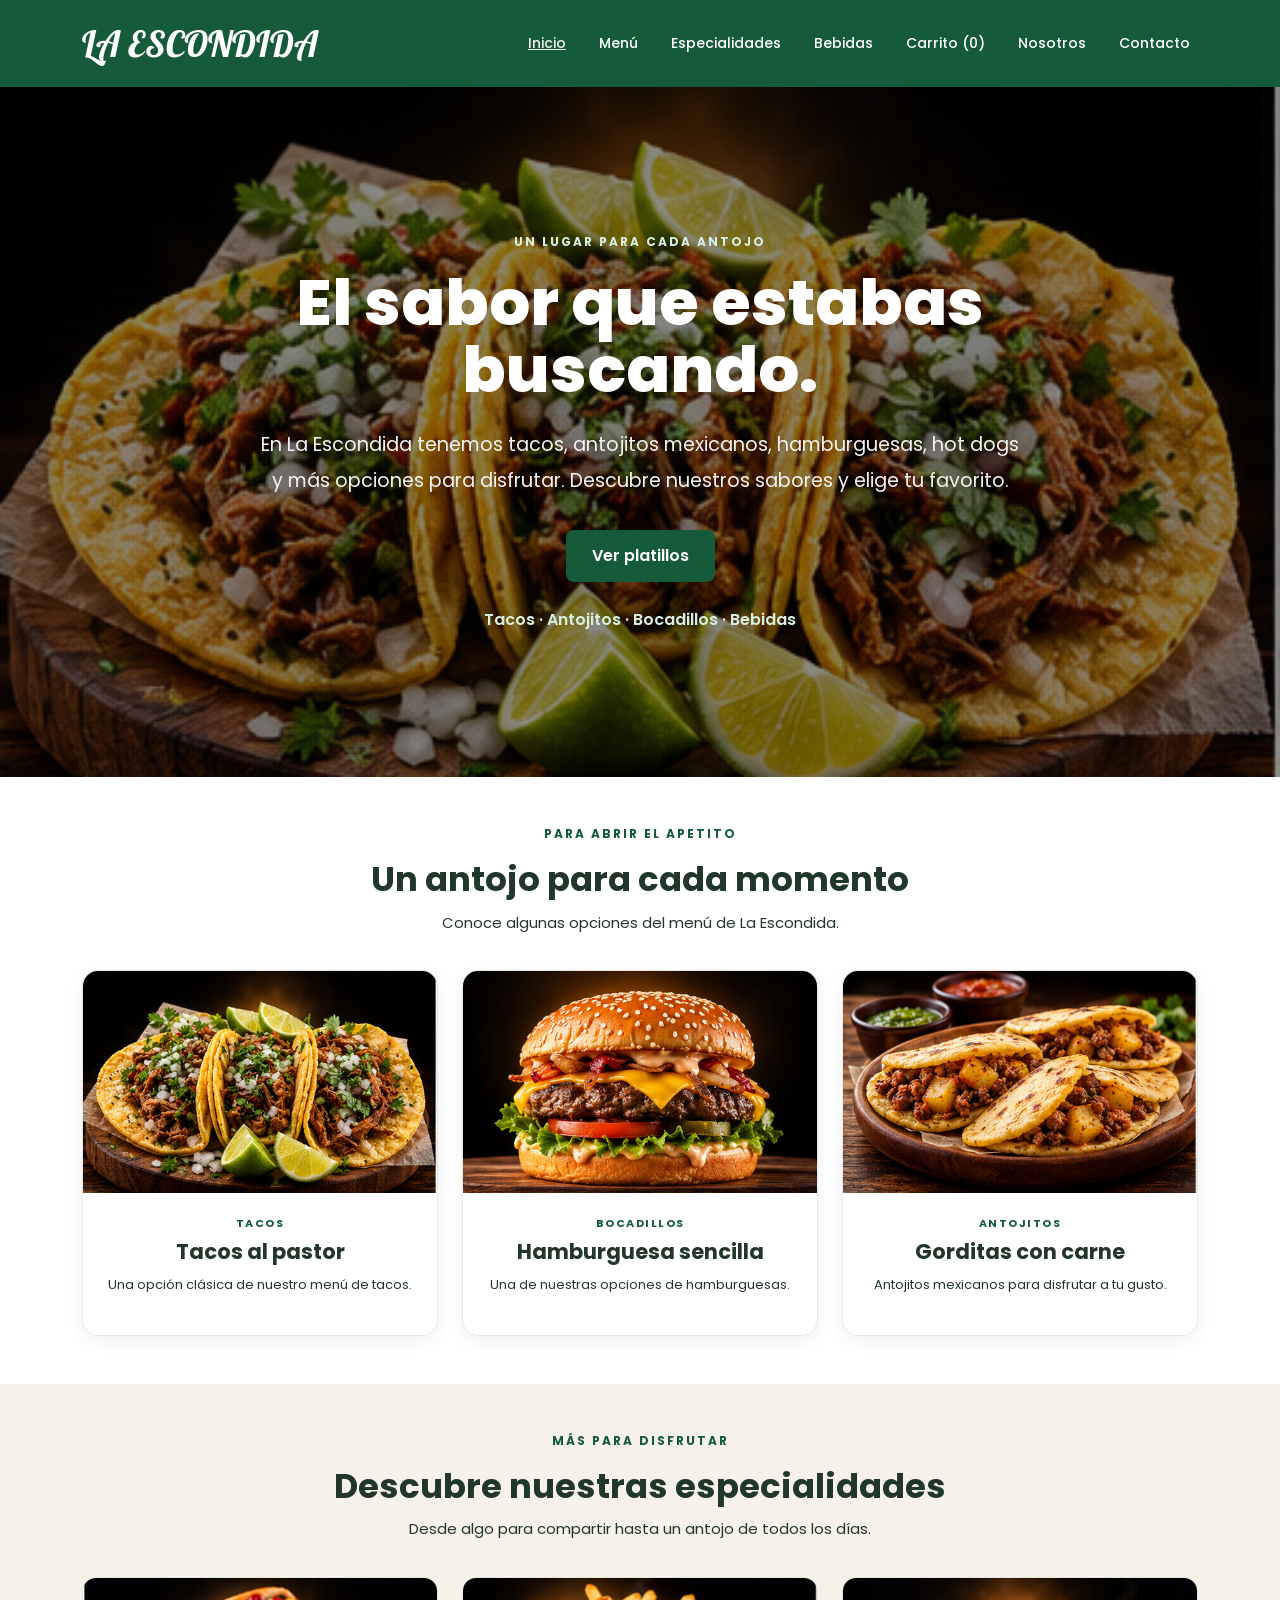
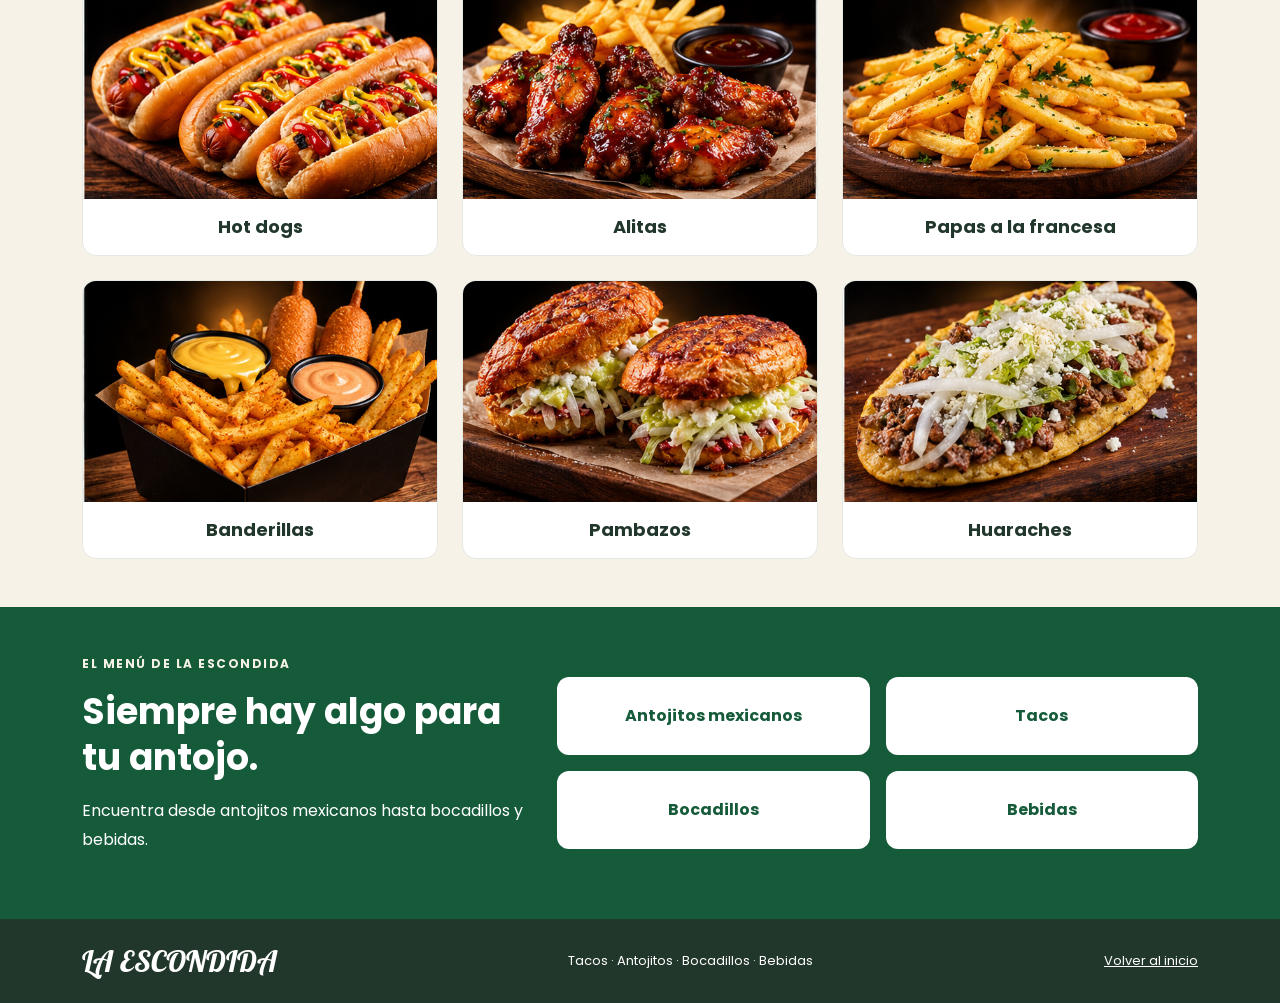
<file: index.html>
<!DOCTYPE html>
<html lang="es">
<head>
    <meta charset="UTF-8">
    <meta name="viewport" content="width=device-width, initial-scale=1.0">
    <meta name="description" content="La Escondida: tacos, antojitos mexicanos, bocadillos y bebidas para disfrutar.">
    <title>La Escondida | Inicio</title>

    <link rel="stylesheet" href="vendor/bootstrap/bootstrap.min.css">


    <link href="https://fonts.googleapis.com/css2?family=Lobster&family=Poppins:wght@400;500;600;700;800&display=swap" rel="stylesheet">

    <link rel="stylesheet" href="style.css">
</head>
<body>

    <header id="inicio" class="sticky-top">
        <nav class="navbar navbar-expand-lg barra">
            <div class="container">
                <a class="navbar-brand marca" href="index.html">LA ESCONDIDA</a>
                <a class="carrito-movil d-lg-none" href="carrito.html">
                    Carrito (<span class="contador-carrito">0</span>)
                </a>

                <button class="navbar-toggler" type="button" data-bs-toggle="collapse"
                    data-bs-target="#menuNavegacion" aria-controls="menuNavegacion"
                    aria-expanded="false" aria-label="Abrir menú de navegación">
                    <span class="navbar-toggler-icon"></span>
                </button>

                <div class="collapse navbar-collapse" id="menuNavegacion">
                    <ul class="navbar-nav ms-auto align-items-lg-center">
                        <li class="nav-item"><a class="nav-link activo" href="index.html" aria-current="page">Inicio</a></li>
                        <li class="nav-item"><a class="nav-link" href="menu.html">Menú</a></li>
                        <li class="nav-item"><a class="nav-link" href="#variedad">Especialidades</a></li>
                        <li class="nav-item"><a class="nav-link" href="menu.html#bebidas">Bebidas</a></li>
                        <li class="nav-item"><a class="nav-link" href="carrito.html">Carrito (<span class="contador-carrito">0</span>)</a></li>
                        <li class="nav-item"><a class="nav-link" href="nosotros.html">Nosotros</a></li>
                        <li class="nav-item"><a class="nav-link" href="contacto.html">Contacto</a></li>
                    </ul>
                </div>
            </div>
        </nav>
    </header>

    <main>
        <section class="hero-inicio">
            <div class="hero-capa"></div>

                 <div class="container hero-contenido">
                    <div class="hero-texto text-center">

                         <p class="etiqueta">
                         UN LUGAR PARA CADA ANTOJO
                        </p>

                        <h1>
                        El sabor que estabas
                        buscando.
                        </h1>

                        <p class="hero-descripcion">
                            En La Escondida tenemos tacos, antojitos mexicanos,
                            hamburguesas, hot dogs y más opciones para disfrutar.
                            Descubre nuestros sabores y elige tu favorito.
                        </p>

                        <div class="hero-botones">
                            <a class="btn boton-verde" href="menu.html">
                            Ver platillos
                            </a>
                        </div>

                            <p class="hero-categorias">
                            Tacos · Antojitos · Bocadillos · Bebidas
                             </p>

                    </div>
                </div>
        </section>

        <section class="seccion-blanca py-5" id="platillos">
            <div class="container">
                <div class="text-center encabezado-seccion">
                    <p class="etiqueta">PARA ABRIR EL APETITO</p>
                    <h2>Un antojo para cada momento</h2>
                    <p>Conoce algunas opciones del menú de La Escondida.</p>
                </div>
                <div class="row g-4">
                    <article class="col-md-6 col-lg-4">
                        <div class="tarjeta-comida">
                            <img src="imagenes/01_tacos.jpg"
                                alt="Fotografía ilustrativa de tacos con carne sobre madera"
                                class="img-fluid foto-comida" loading="lazy" width="506" height="335">
                            <div class="informacion-comida">
                                <p class="categoria-comida">TACOS</p>
                                <h3>Tacos al pastor</h3>
                                <p class="detalle-comida">Una opción clásica de nuestro menú de tacos.</p>
                            </div>
                        </div>
                    </article>
                    <article class="col-md-6 col-lg-4">
                        <div class="tarjeta-comida">
                            <img src="imagenes/02_hamburguesa.jpg"
                                alt="Hamburguesa con queso y vegetales sobre una tabla de madera"
                                class="img-fluid foto-comida" loading="lazy" width="506" height="335">
                            <div class="informacion-comida">
                                <p class="categoria-comida">BOCADILLOS</p>
                                <h3>Hamburguesa sencilla</h3>
                                <p class="detalle-comida">Una de nuestras opciones de hamburguesas.</p>
                            </div>
                        </div>
                    </article>
                    <article class="col-md-6 col-lg-4">
                        <div class="tarjeta-comida">
                            <img src="imagenes/07_gorditas.jpg"
                                alt="Gorditas rellenas sobre un plato de madera con fondo oscuro"
                                class="img-fluid foto-comida" loading="lazy" width="506" height="335">
                            <div class="informacion-comida">
                                <p class="categoria-comida">ANTOJITOS</p>
                                <h3>Gorditas con carne</h3>
                                <p class="detalle-comida">Antojitos mexicanos para disfrutar a tu gusto.</p>
                            </div>
                        </div>
                    </article>
                </div>
            </div>
        </section>

        <section class="seccion-crema py-5" id="variedad">
            <div class="container">
                <div class="encabezado-seccion text-center">
                    <p class="etiqueta">MÁS PARA DISFRUTAR</p>
                    <h2>Descubre nuestras especialidades</h2>
                    <p>Desde algo para compartir hasta un antojo de todos los días.</p>
                </div>
                <div class="row g-4">
                    <article class="col-sm-6 col-lg-4">
                        <div class="tarjeta-pequena">
                            <img src="imagenes/03_hot_dogs.jpg" alt="Hot dogs con salsas sobre madera" class="foto-pequena img-fluid" loading="lazy" width="506" height="335">
                            <h3>Hot dogs</h3>
                        </div>
                    </article>
                    <article class="col-sm-6 col-lg-4">
                        <div class="tarjeta-pequena">
                            <img src="imagenes/04_alitas.jpg" alt="Alitas bañadas en salsa junto a papas" class="foto-pequena img-fluid" loading="lazy" width="506" height="336">
                            <h3>Alitas</h3>
                        </div>
                    </article>
                    <article class="col-sm-6 col-lg-4">
                        <div class="tarjeta-pequena">
                            <img src="imagenes/05_papas_francesas.jpg" alt="Papas a la francesa sobre una tabla de madera" class="foto-pequena img-fluid" loading="lazy" width="506" height="336">
                            <h3>Papas a la francesa</h3>
                        </div>
                    </article>
                    <article class="col-sm-6 col-lg-4">
                        <div class="tarjeta-pequena">
                            <img src="imagenes/06_banderillas.jpg" alt="Banderillas acompañadas de papas y aderezos" class="foto-pequena img-fluid" loading="lazy" width="506" height="336">
                            <h3>Banderillas</h3>
                        </div>
                    </article>
                    <article class="col-sm-6 col-lg-4">
                        <div class="tarjeta-pequena">
                            <img src="imagenes/08_pambazos.jpg" alt="Pambazos rellenos sobre tabla de madera" class="foto-pequena img-fluid" loading="lazy" width="506" height="335">
                            <h3>Pambazos</h3>
                        </div>
                    </article>
                    <article class="col-sm-6 col-lg-4">
                        <div class="tarjeta-pequena">
                            <img src="imagenes/09_huarache.jpg" alt="Huarache con carne, queso y vegetales" class="foto-pequena img-fluid" loading="lazy" width="506" height="335">
                            <h3>Huaraches</h3>
                        </div>
                    </article>
                </div>
            </div>
        </section>

        <section class="seccion-verde py-5" id="categorias">
            <div class="container">
                <div class="row align-items-center g-4">
                    <div class="col-lg-5">
                        <p class="etiqueta-clara">EL MENÚ DE LA ESCONDIDA</p>
                        <h2>Siempre hay algo para tu antojo.</h2>
                        <p>Encuentra desde antojitos mexicanos hasta bocadillos y bebidas.</p>
                    </div>
                    <div class="col-lg-7">
                        <div class="row g-3">
                            <div class="col-sm-6"><a class="cuadro-categoria" href="menu.html#antojitos">Antojitos mexicanos</a></div>
                            <div class="col-sm-6"><a class="cuadro-categoria" href="menu.html#tacos">Tacos</a></div>
                            <div class="col-sm-6"><a class="cuadro-categoria" href="menu.html#bocadillos">Bocadillos</a></div>
                            <div class="col-sm-6"><a class="cuadro-categoria" href="menu.html#bebidas">Bebidas</a></div>
                        </div>
                    </div>
                </div>
            </div>
        </section>
    </main>

    <footer class="pie-pagina py-4">
        <div class="container d-flex flex-column flex-md-row justify-content-between align-items-center gap-2">
            <p class="m-0 nombre-footer">LA ESCONDIDA</p>
            <p class="m-0">Tacos · Antojitos · Bocadillos · Bebidas</p>
            <a href="#inicio">Volver al inicio</a>
        </div>
    </footer>

    <script src="vendor/bootstrap/bootstrap.bundle.min.js"></script>
    <script src="function.js"></script>
</body>
</html>
</file>
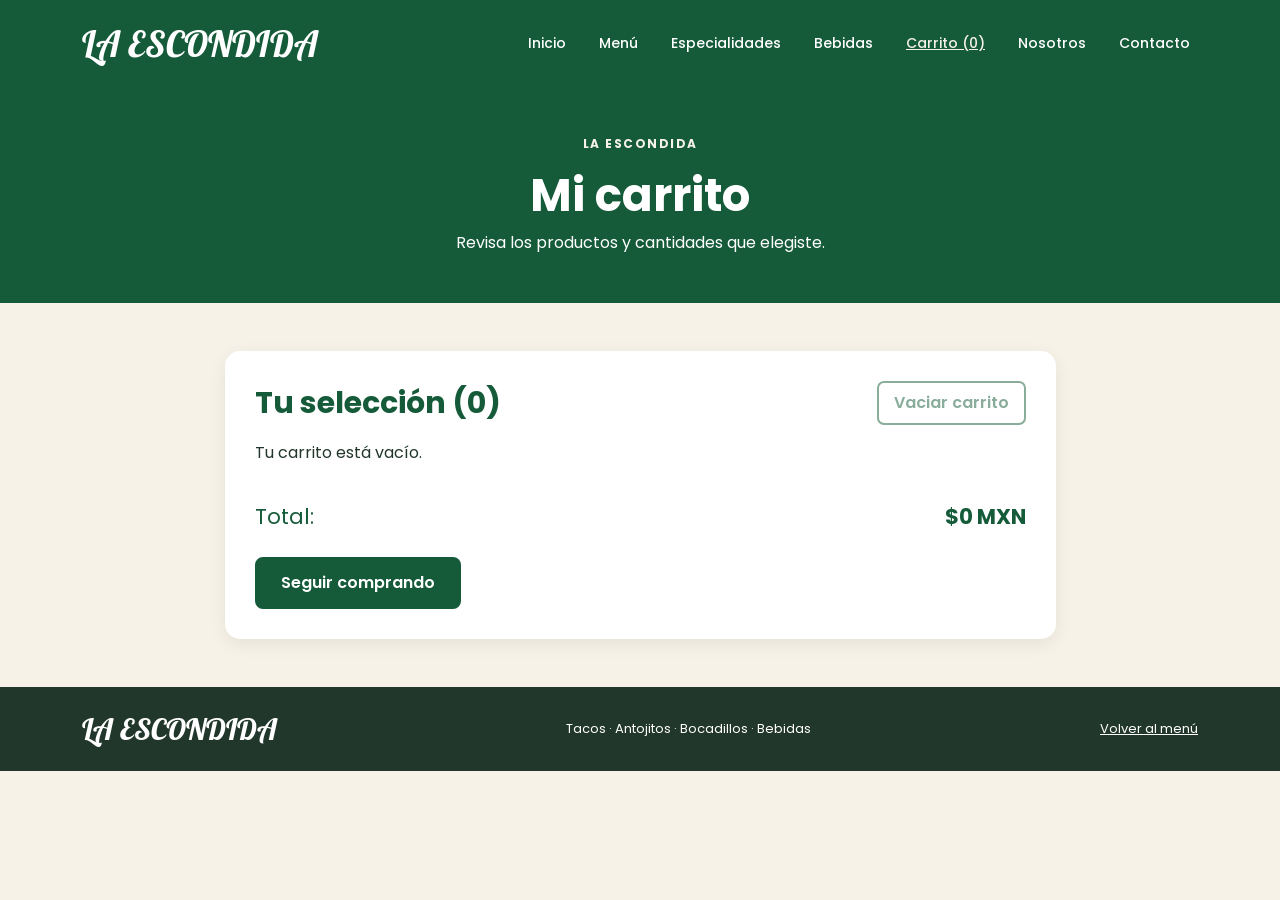
<file: carrito.html>
<!DOCTYPE html>
<html lang="es">
<head>
    <meta charset="UTF-8">
    <meta name="viewport" content="width=device-width, initial-scale=1.0">
    <meta name="description" content="Revisa y ajusta tu carrito de compras de La Escondida.">
    <title>La Escondida | Mi carrito</title>

    <link rel="stylesheet" href="vendor/bootstrap/bootstrap.min.css">
    <link href="https://fonts.googleapis.com/css2?family=Lobster&family=Poppins:wght@400;500;600;700;800&display=swap" rel="stylesheet">
    <link rel="stylesheet" href="style.css">
</head>
<body>
    <header class="sticky-top">
        <nav class="navbar navbar-expand-lg barra">
            <div class="container">
                <a class="navbar-brand marca" href="index.html">LA ESCONDIDA</a>
                
                <a class="carrito-movil d-lg-none" href="#carrito">
                    Carrito (<span class="contador-carrito">0</span>)
                </a>

                <button class="navbar-toggler" type="button" data-bs-toggle="collapse"
                    data-bs-target="#menuNavegacion" aria-controls="menuNavegacion"
                    aria-expanded="false" aria-label="Abrir menú de navegación">
                    <span class="navbar-toggler-icon"></span>
                </button>

                <div class="collapse navbar-collapse" id="menuNavegacion">
                    <ul class="navbar-nav ms-auto align-items-lg-center">
                        <li class="nav-item"><a class="nav-link" href="index.html">Inicio</a></li>
                        <li class="nav-item"><a class="nav-link" href="menu.html">Menú</a></li>
                        <li class="nav-item"><a class="nav-link" href="index.html#variedad">Especialidades</a></li>
                        <li class="nav-item"><a class="nav-link" href="menu.html#bebidas">Bebidas</a></li>
                        <li class="nav-item"><a class="nav-link activo" aria-current="page" href="carrito.html">Carrito (<span class="contador-carrito">0</span>)</a></li>
                        <li class="nav-item"><a class="nav-link" href="nosotros.html">Nosotros</a></li>
                        <li class="nav-item"><a class="nav-link" href="contacto.html">Contacto</a></li>
                    </ul>
                </div>
            </div>
        </nav>
    </header>

    <main>
        <section class="encabezado-menu py-5">
            <div class="container text-center">
                <p class="etiqueta-clara">LA ESCONDIDA</p>
                <h1>Mi carrito</h1>
                <p>Revisa los productos y cantidades que elegiste.</p>
            </div>
        </section>

        <section class="seccion-carrito py-5" id="carrito">
            <div class="container">
                <div class="row justify-content-center">
                    <div class="col-lg-9">
                        <div class="caja-carrito">
                            <div class="d-flex flex-wrap justify-content-between align-items-center gap-3 mb-3">
                                <h2>Tu selección (<span id="cantidad-carrito">0</span>)</h2>
                                <button type="button" id="vaciar-carrito" class="btn-vaciar">Vaciar carrito</button>
                            </div>

                            <p id="mensaje-carrito" role="status" aria-live="polite"></p>
                            <div id="lista-carrito"></div>

                            <div class="total-carrito d-flex justify-content-between align-items-center gap-2">
                                <span>Total:</span>
                                <strong id="total-carrito">$0 MXN</strong>
                            </div>

                            <div class="d-flex flex-wrap gap-3 mt-4">
                                <a href="menu.html" class="btn boton-verde">Seguir comprando</a>
                                <a href="pedido.html" class="btn boton-contorno d-none" id="continuar-pedido">Continuar con mi pedido</a>
                            </div>
                        </div>
                    </div>
                </div>
            </div>
        </section>
    </main>

    <footer class="pie-pagina py-4">
        <div class="container d-flex flex-column flex-md-row justify-content-between align-items-center gap-2">
            <p class="m-0 nombre-footer">LA ESCONDIDA</p>
            <p class="m-0">Tacos · Antojitos · Bocadillos · Bebidas</p>
            <a href="menu.html">Volver al menú</a>
        </div>
    </footer>

    <script src="vendor/bootstrap/bootstrap.bundle.min.js"></script>
    <script src="function.js"></script>
</body>
</html>
</file>
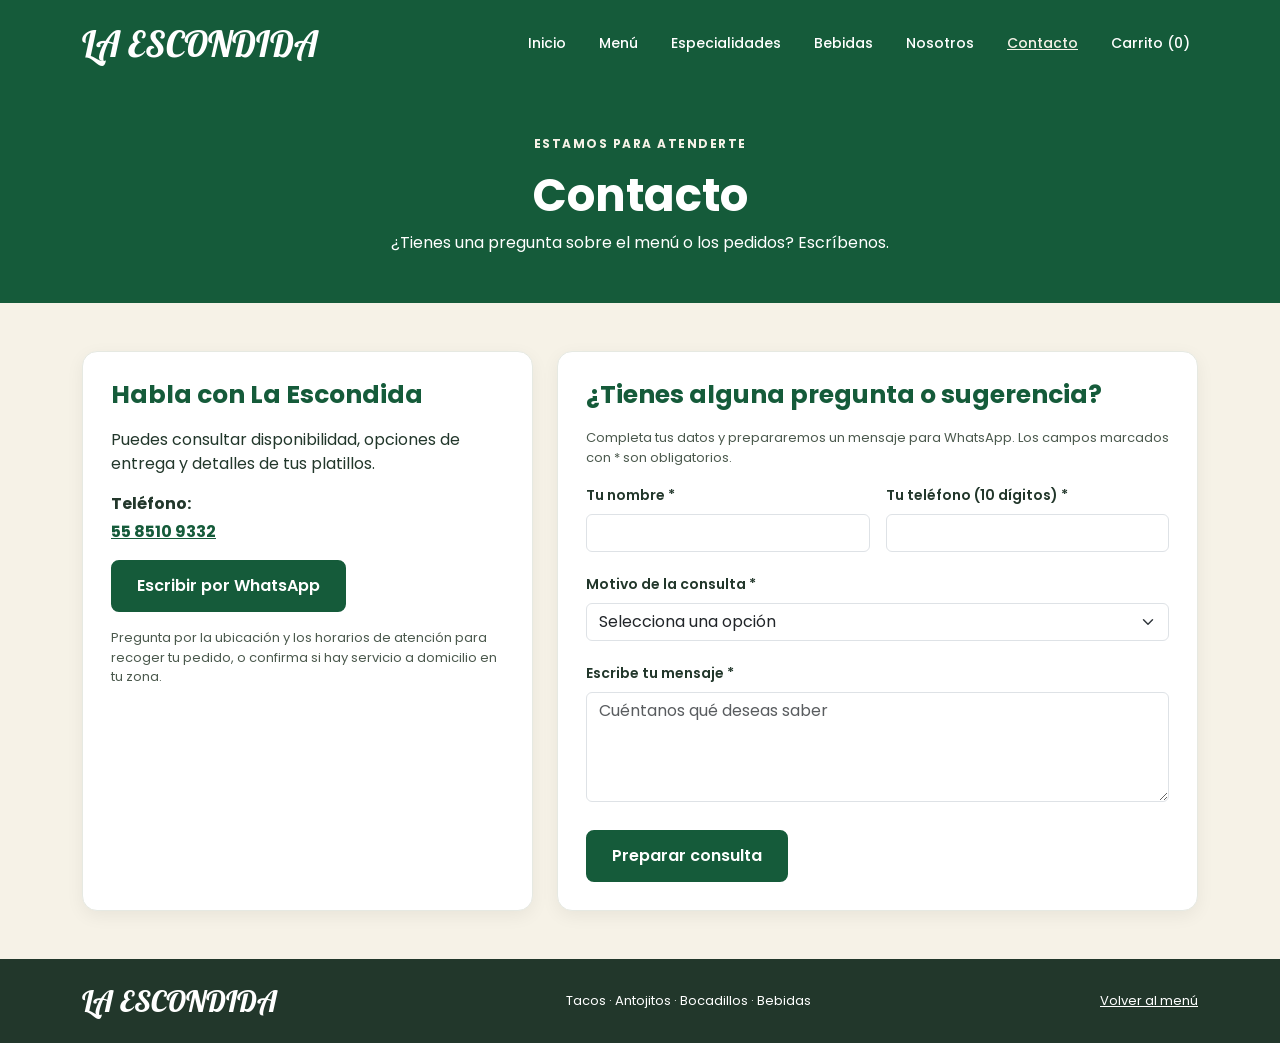
<file: contacto.html>
<!DOCTYPE html>
<html lang="es">
<head>
    <meta charset="UTF-8">
    <meta name="viewport" content="width=device-width, initial-scale=1.0">
    <meta name="description" content="Contacta a La Escondida por teléfono o WhatsApp para consultar nuestros antojitos y pedidos.">
    <title>La Escondida | Contacto</title>
    <link rel="stylesheet" href="vendor/bootstrap/bootstrap.min.css">
    <link href="https://fonts.googleapis.com/css2?family=Lobster&family=Poppins:wght@400;500;600;700;800&display=swap" rel="stylesheet">
    <link rel="stylesheet" href="style.css">
</head>
<body>
    <header class="sticky-top">
        <nav class="navbar navbar-expand-lg barra">
            <div class="container">
                <a class="navbar-brand marca" href="index.html">LA ESCONDIDA</a>
                <a class="carrito-movil d-lg-none" href="carrito.html">
                    Carrito (<span class="contador-carrito">0</span>)
                </a>

                <button class="navbar-toggler" type="button" data-bs-toggle="collapse" data-bs-target="#menuNavegacion" aria-controls="menuNavegacion" aria-expanded="false" aria-label="Abrir menú de navegación">
                    <span class="navbar-toggler-icon"></span>
                </button>
                <div class="collapse navbar-collapse" id="menuNavegacion">
                    <ul class="navbar-nav ms-auto align-items-lg-center">
                        <li class="nav-item"><a class="nav-link" href="index.html">Inicio</a></li>
                        <li class="nav-item"><a class="nav-link" href="menu.html">Menú</a></li>
                        <li class="nav-item"><a class="nav-link" href="index.html#variedad">Especialidades</a></li>
                        <li class="nav-item"><a class="nav-link" href="menu.html#bebidas">Bebidas</a></li>
                        <li class="nav-item"><a class="nav-link" href="nosotros.html">Nosotros</a></li> 
                        <li class="nav-item"><a class="nav-link activo" href="contacto.html" aria-current="page">Contacto</a></li>
                        <li class="nav-item"><a class="nav-link" href="carrito.html">Carrito (<span class="contador-carrito">0</span>)</a></li>
                    </ul>
                </div>
            </div>
        </nav>
    </header>

    <main>
        <section class="encabezado-menu py-5">
            <div class="container text-center">
                <p class="etiqueta-clara">ESTAMOS PARA ATENDERTE</p>
                <h1>Contacto</h1>
                <p>¿Tienes una pregunta sobre el menú o los pedidos? Escríbenos.</p>
            </div>
        </section>

        <section class="seccion-pedido py-5">
            <div class="container">
                <div class="row g-4">
                    <div class="col-lg-5">
                        <article class="caja-pedido">
                            <h2>Habla con La Escondida</h2>
                            <p>Puedes consultar disponibilidad, opciones de entrega y detalles de tus platillos.</p>
                            <p class="mb-1"><strong>Teléfono:</strong></p>
                            <p><a class="enlace-contacto" href="tel:+525585109332">55 8510 9332</a></p>
                            <a class="btn boton-verde mb-3" href="https://wa.me/525585109332?text=Hola%2C%20quiero%20hacer%20una%20consulta%20a%20La%20Escondida" target="_blank" rel="noopener noreferrer">Escribir por WhatsApp</a>
                            <p class="texto-ayuda mb-0">Pregunta por la ubicación y los horarios de atención para recoger tu pedido, o confirma si hay servicio a domicilio en tu zona.</p>
                        </article>
                    </div>

                    <div class="col-lg-7">
                        <div class="caja-pedido">
                            <h2>¿Tienes alguna pregunta o sugerencia?</h2>
                            <p class="texto-ayuda">Completa tus datos y prepararemos un mensaje para WhatsApp. Los campos marcados con * son obligatorios.</p>
                            <form id="formulario-contacto" novalidate>
                                <div class="row g-3">
                                    <div class="col-md-6">
                                        <label for="contacto-nombre" class="form-label">Tu nombre *</label>
                                        <input type="text" class="form-control" id="contacto-nombre" minlength="3" maxlength="80" autocomplete="name" required>
                                        <small class="error-dato" id="error-contacto-nombre"></small>
                                    </div>
                                    <div class="col-md-6">
                                        <label for="contacto-telefono" class="form-label">Tu teléfono (10 dígitos) *</label>
                                        <input type="tel" class="form-control" id="contacto-telefono" inputmode="numeric" pattern="[0-9]{10}" minlength="10" maxlength="10" autocomplete="tel" required>
                                        <small class="error-dato" id="error-contacto-telefono"></small>
                                    </div>
                                    <div class="col-12">
                                        <label for="contacto-asunto" class="form-label">Motivo de la consulta *</label>
                                        <select class="form-select" id="contacto-asunto" required>
                                            <option value="">Selecciona una opción</option>
                                            <option value="Menú y productos">Menú y productos</option>
                                            <option value="Entrega y recolección">Entrega y recolección</option>
                                            <option value="Otra consulta">Otra consulta</option>
                                        </select>
                                        <small class="error-dato" id="error-contacto-asunto"></small>
                                    </div>
                                    <div class="col-12">
                                        <label for="contacto-mensaje" class="form-label">Escribe tu mensaje *</label>
                                        <textarea class="form-control" id="contacto-mensaje" rows="4" minlength="10" maxlength="500" placeholder="Cuéntanos qué deseas saber" required></textarea>
                                        <small class="error-dato" id="error-contacto-mensaje"></small>
                                    </div>
                                </div>
                                <p class="mensaje-validacion mt-3" id="contacto-aviso" role="alert" aria-live="polite"></p>
                                <button type="submit" class="btn boton-verde mt-2">Preparar consulta</button>
                            </form>
                            <div class="confirmacion-pedido d-none mt-4" id="contacto-confirmacion" role="status" aria-live="polite">
                                <h3>Consulta preparada</h3>
                                <p>Revisa los datos. WhatsApp se abrirá con el mensaje.</p>
                                <a id="contacto-enviar" class="btn boton-verde" target="_blank" rel="noopener noreferrer">Abrir en WhatsApp</a>
                            </div>
                        </div>
                    </div>
                </div>
            </div>
        </section>
    </main>

    <footer class="pie-pagina py-4">
        <div class="container d-flex flex-column flex-md-row justify-content-between align-items-center gap-2">
            <p class="m-0 nombre-footer">LA ESCONDIDA</p>
            <p class="m-0">Tacos · Antojitos · Bocadillos · Bebidas</p>
            <a href="menu.html">Volver al menú</a>
        </div>
    </footer>

    <script src="vendor/bootstrap/bootstrap.bundle.min.js"></script>
    <script src="function.js"></script>
</body>
</html>
</file>
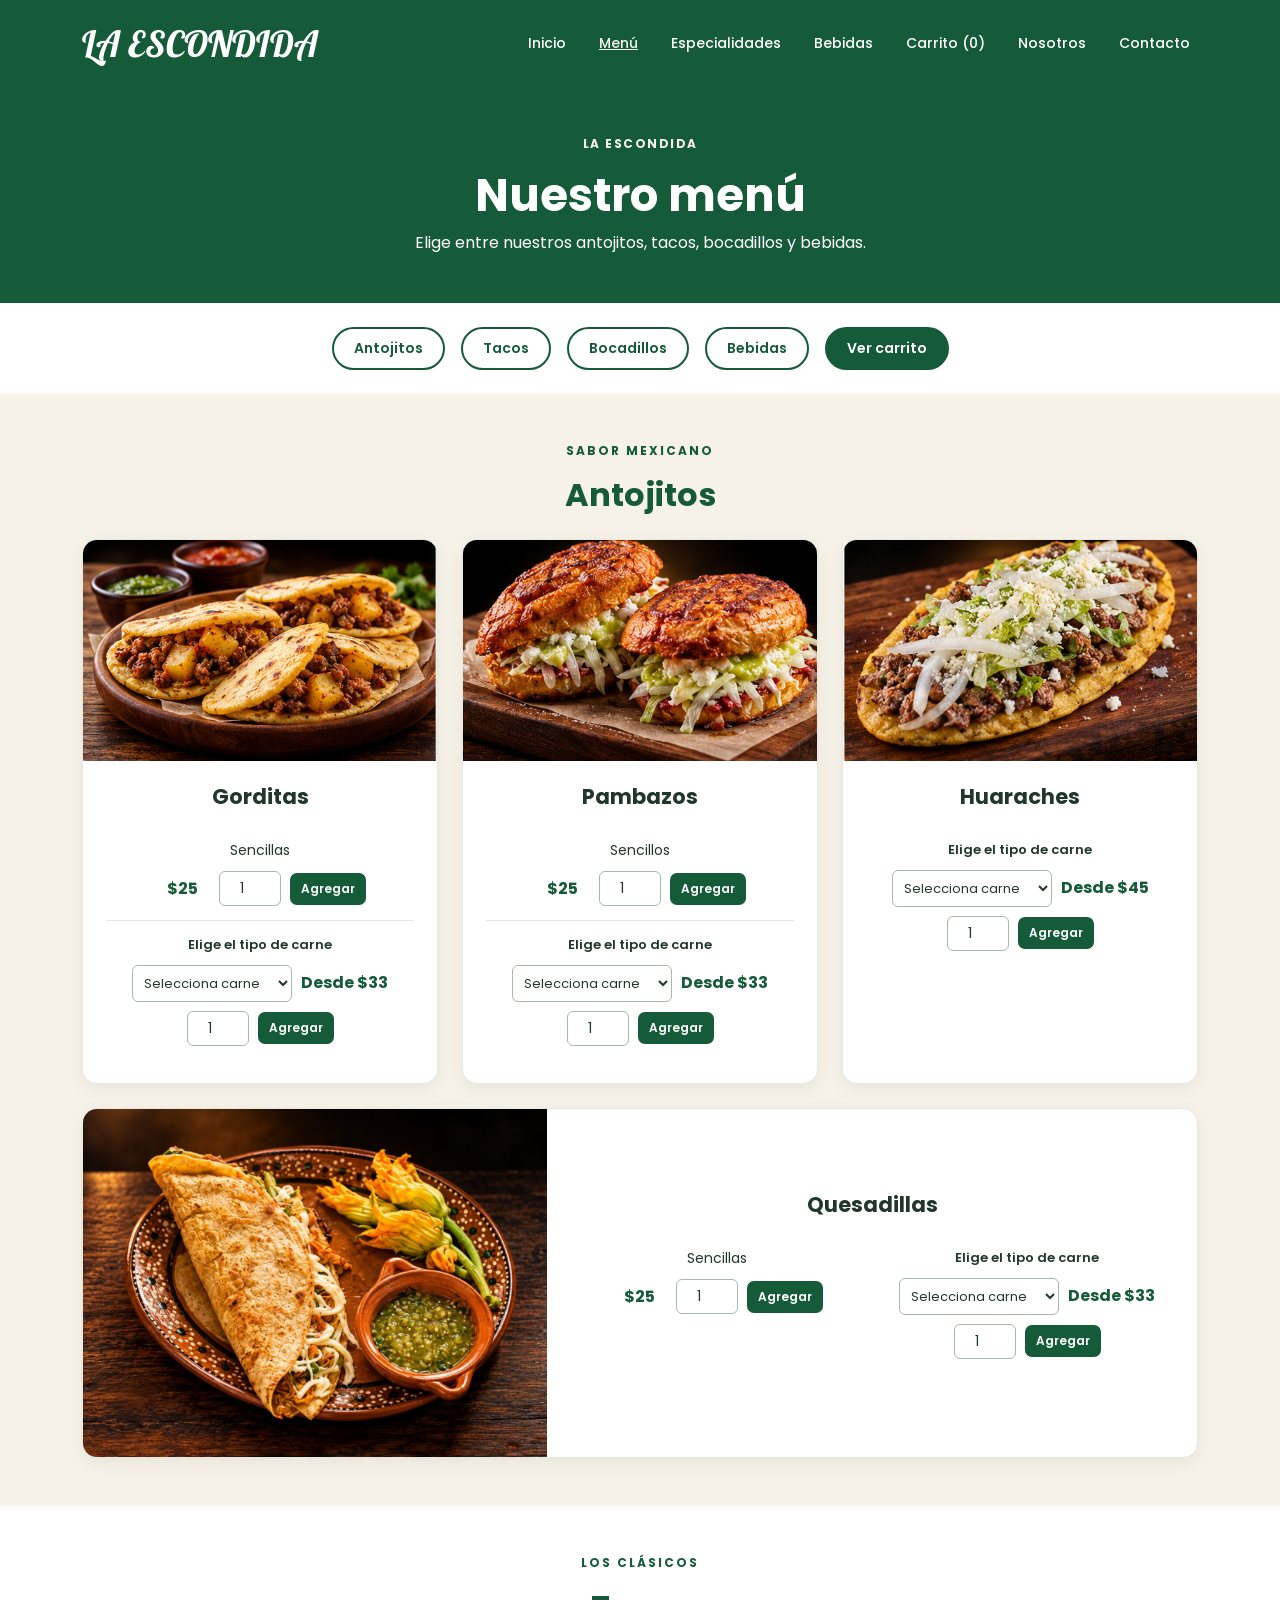
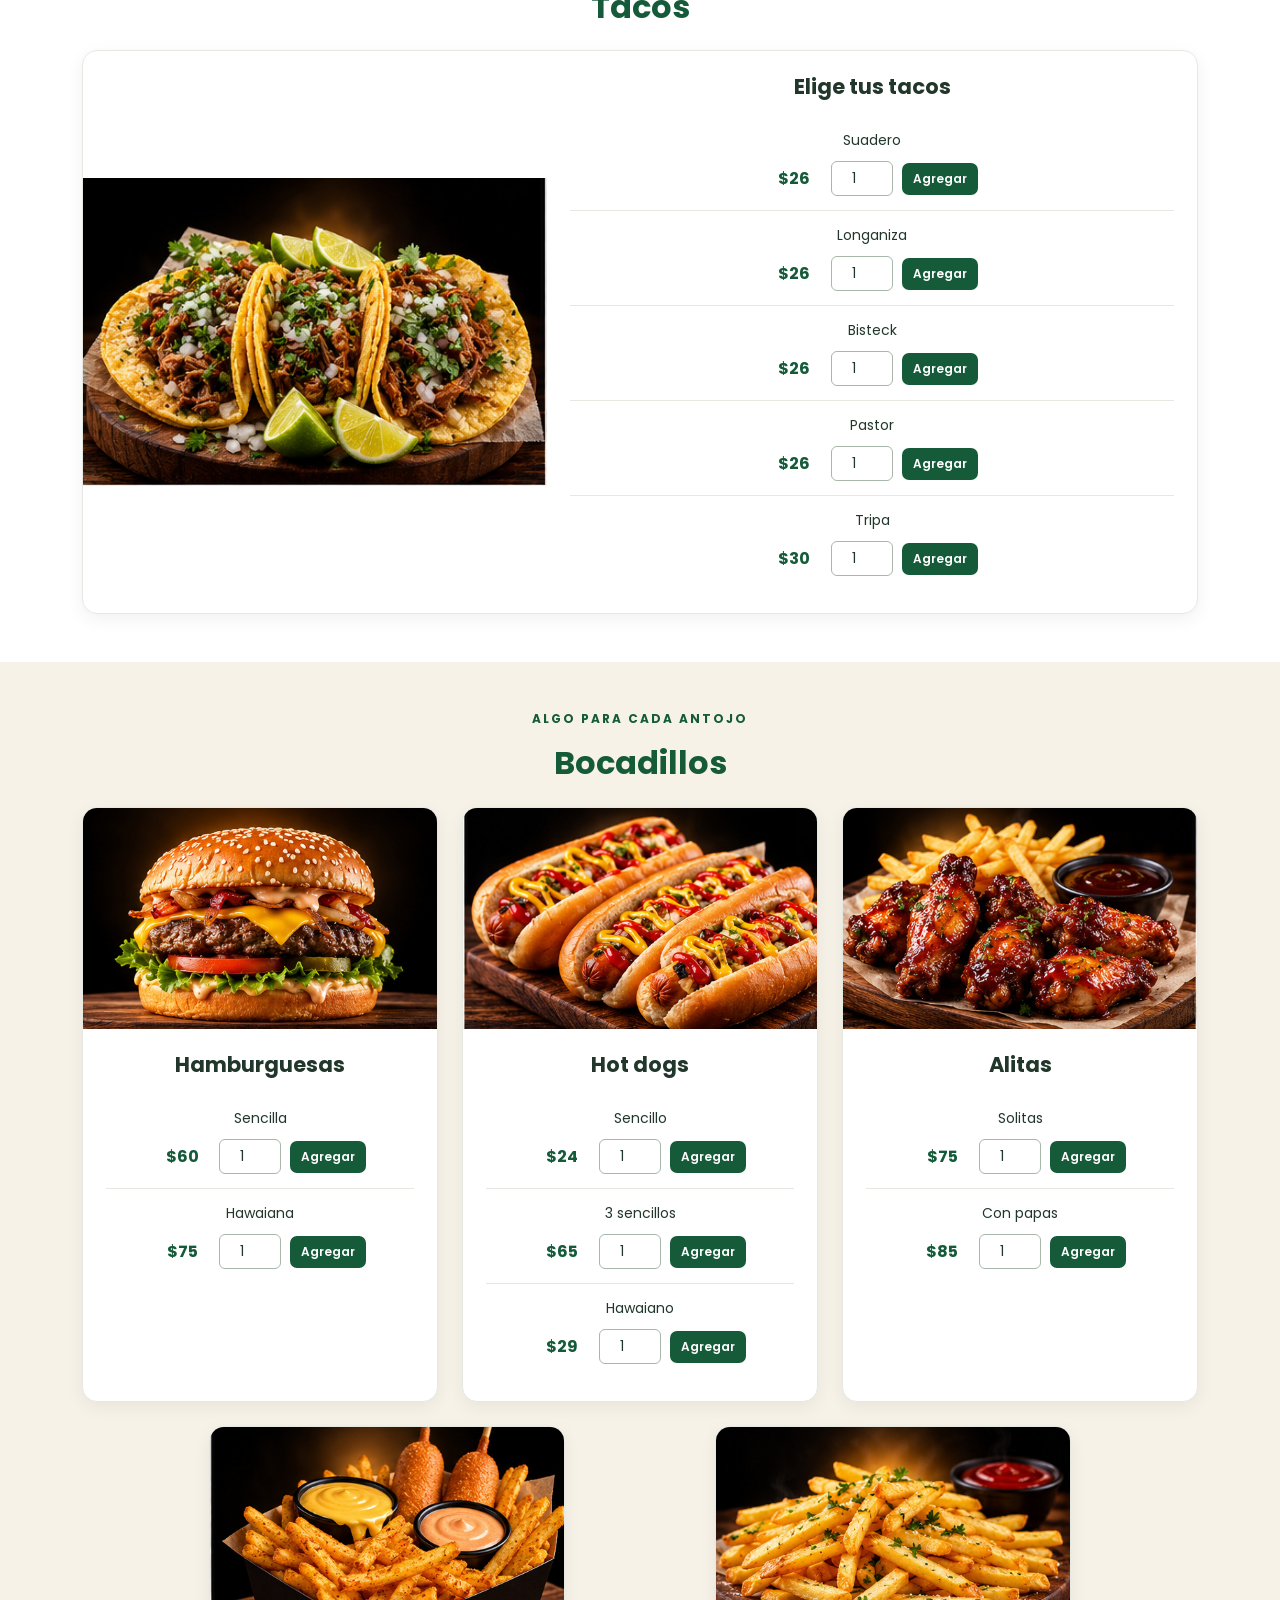
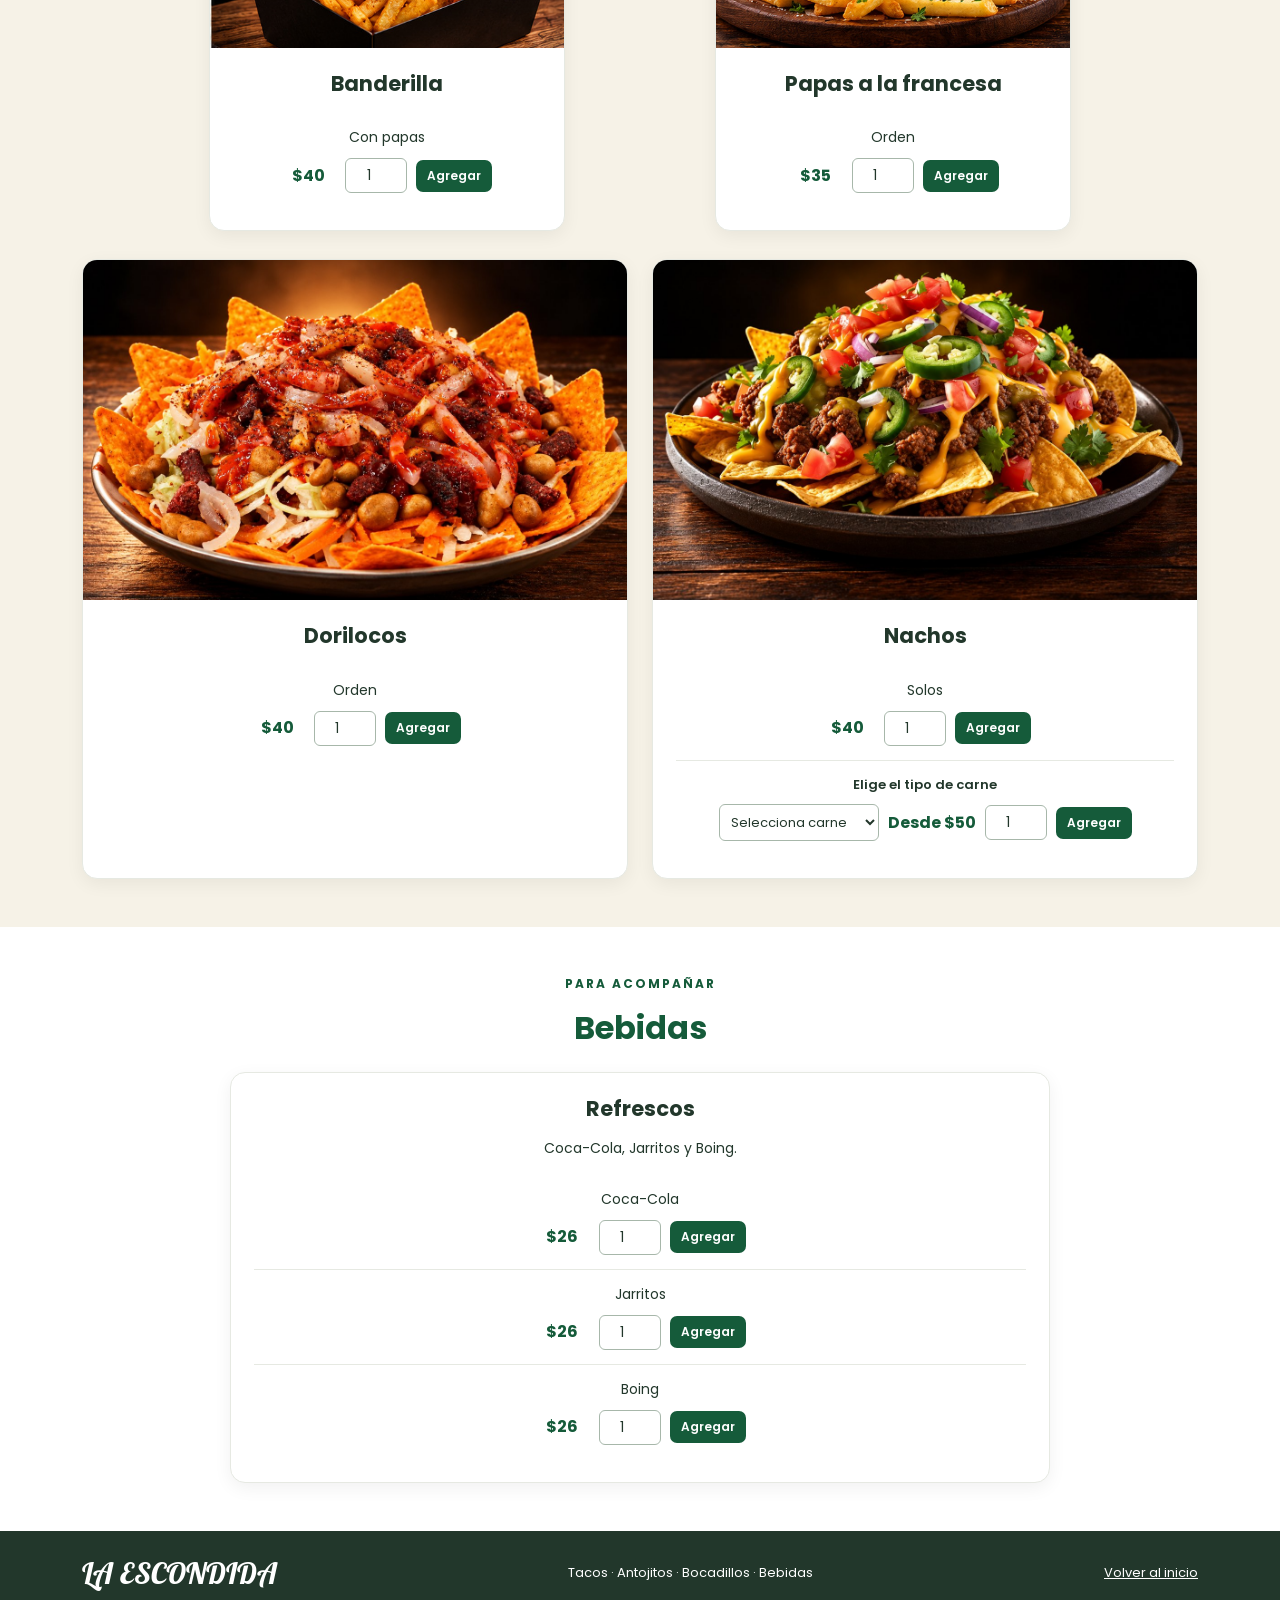
<file: menu.html>
<!DOCTYPE html>
<html lang="es">
<head>
    <meta charset="UTF-8">
    <meta name="viewport" content="width=device-width, initial-scale=1.0">
    <meta name="description" content="Menú de La Escondida: antojitos, tacos, bocadillos y bebidas con sus precios.">
    <title>La Escondida | Menú</title>

    <link rel="stylesheet" href="vendor/bootstrap/bootstrap.min.css">
    <link href="https://fonts.googleapis.com/css2?family=Lobster&family=Poppins:wght@400;500;600;700;800&display=swap" rel="stylesheet">
    <link rel="stylesheet" href="style.css">
</head>
<body>

    <header class="sticky-top">
        <nav class="navbar navbar-expand-lg barra">
            <div class="container">
                <a class="navbar-brand marca" href="index.html">LA ESCONDIDA</a>
                
                <a class="carrito-movil d-lg-none" href="carrito.html">
                    Carrito (<span class="contador-carrito">0</span>)
                </a>


                <button class="navbar-toggler" type="button" data-bs-toggle="collapse"
                    data-bs-target="#menuNavegacion" aria-controls="menuNavegacion"
                    aria-expanded="false" aria-label="Abrir menú de navegación">
                    <span class="navbar-toggler-icon"></span>
                </button>

                <div class="collapse navbar-collapse" id="menuNavegacion">
                    <ul class="navbar-nav ms-auto align-items-lg-center">
                        <li class="nav-item"><a class="nav-link" href="index.html">Inicio</a></li>
                        <li class="nav-item"><a class="nav-link activo" href="menu.html" aria-current="page">Menú</a></li>
                        <li class="nav-item"><a class="nav-link" href="index.html#variedad">Especialidades</a></li>
                        <li class="nav-item"><a class="nav-link" href="#bebidas">Bebidas</a></li>
                        <li class="nav-item"><a class="nav-link" href="carrito.html">Carrito (<span class="contador-carrito">0</span>)</a></li>
                        <li class="nav-item"><a class="nav-link" href="nosotros.html">Nosotros</a></li>
                        <li class="nav-item"><a class="nav-link" href="contacto.html">Contacto</a></li>
                    </ul>
                </div>
            </div>
        </nav>
    </header>

    <main>
        <section class="encabezado-menu py-5" id="categorias">
            <div class="container text-center">
                <p class="etiqueta-clara">LA ESCONDIDA</p>
                <h1>Nuestro menú</h1>
                <p>Elige entre nuestros antojitos, tacos, bocadillos y bebidas.</p>
            </div>
        </section>

        <section class="navegacion-categorias py-4">
            <div class="container d-flex flex-wrap justify-content-center gap-3">
                <a class="enlace-categoria" href="#antojitos">Antojitos</a>
                <a class="enlace-categoria" href="#tacos">Tacos</a>
                <a class="enlace-categoria" href="#bocadillos">Bocadillos</a>
                <a class="enlace-categoria" href="#bebidas">Bebidas</a>
                <a class="enlace-categoria enlace-carrito" href="carrito.html">Ver carrito</a>
            </div>
        </section>

        <p id="mensaje-producto" class="mensaje-agregado" role="status" aria-live="polite"></p>

        <section class="seccion-menu py-5" id="antojitos">
            <div class="container">
                <div class="titulo-menu mb-4">
                    <p class="etiqueta">SABOR MEXICANO</p>
                    <h2>Antojitos</h2>
                </div>

                <div class="row g-4">
                    <article class="col-sm-6 col-lg-4">
                        <div class="tarjeta-menu">
                            <img src="imagenes/07_gorditas.jpg" class="imagen-menu img-fluid"
                                alt="Gorditas rellenas sobre una tabla de madera" loading="lazy">
                            <div class="contenido-menu">
                                <h3>Gorditas</h3>
                                <div class="linea-precio"><span>Sencillas</span><div class="precio-y-boton"><strong>$25</strong><input class="cantidad-producto" type="number" min="1" max="99" value="1" aria-label="Cantidad de Gorditas sencillas"><button type="button" class="btn-agregar" data-nombre="Gorditas sencillas" data-precio="25">Agregar</button></div></div>
                                <div class="linea-precio linea-carne">
                                    <label class="etiqueta-carne" for="carne-gorditas">Elige el tipo de carne</label>
                                    <div class="precio-y-boton">
                                        <select id="carne-gorditas" class="tipo-carne" aria-label="Tipo de carne para Gorditas">
                                            <option value="">Selecciona carne</option>
                                        <option value="Suadero">Suadero</option>
                                        <option value="Longaniza">Longaniza</option>
                                        <option value="Bisteck">Bisteck</option>
                                        <option value="Pastor">Pastor</option>
                                        <option value="Tripa">Tripa</option>
                                        </select>
                                        <strong class="precio-carne">Desde $33</strong>
                                        <input class="cantidad-producto" type="number" min="1" max="99" value="1" aria-label="Cantidad de Gorditas">
                                        <button type="button" class="btn-agregar" data-nombre="Gorditas" data-precio="33">Agregar</button>
                                    </div>
                                </div>
                            </div>
                        </div>
                    </article>

                    <article class="col-sm-6 col-lg-4">
                        <div class="tarjeta-menu">
                            <img src="imagenes/08_pambazos.jpg" class="imagen-menu img-fluid"
                                alt="Pambazos rellenos sobre una tabla de madera" loading="lazy">
                            <div class="contenido-menu">
                                <h3>Pambazos</h3>
                                <div class="linea-precio"><span>Sencillos</span><div class="precio-y-boton"><strong>$25</strong><input class="cantidad-producto" type="number" min="1" max="99" value="1" aria-label="Cantidad de Pambazos sencillos"><button type="button" class="btn-agregar" data-nombre="Pambazos sencillos" data-precio="25">Agregar</button></div></div>
                                <div class="linea-precio linea-carne">
                                    <label class="etiqueta-carne" for="carne-pambazos">Elige el tipo de carne</label>
                                    <div class="precio-y-boton">
                                        <select id="carne-pambazos" class="tipo-carne" aria-label="Tipo de carne para Pambazos">
                                            <option value="">Selecciona carne</option>
                                        <option value="Suadero">Suadero</option>
                                        <option value="Longaniza">Longaniza</option>
                                        <option value="Bisteck">Bisteck</option>
                                        <option value="Pastor">Pastor</option>
                                        <option value="Tripa">Tripa</option>
                                        </select>
                                        <strong class="precio-carne">Desde $33</strong>
                                        <input class="cantidad-producto" type="number" min="1" max="99" value="1" aria-label="Cantidad de Pambazos">
                                        <button type="button" class="btn-agregar" data-nombre="Pambazos" data-precio="33">Agregar</button>
                                    </div>
                                </div>
                            </div>
                        </div>
                    </article>

                    <article class="col-sm-6 col-lg-4">
                        <div class="tarjeta-menu">
                            <img src="imagenes/09_huarache.jpg" class="imagen-menu img-fluid"
                                alt="Huarache con carne y queso sobre una tabla de madera" loading="lazy">
                            <div class="contenido-menu">
                                <h3>Huaraches</h3>
                                <div class="linea-precio linea-carne">
                                    <label class="etiqueta-carne" for="carne-huaraches">Elige el tipo de carne</label>
                                    <div class="precio-y-boton">
                                        <select id="carne-huaraches" class="tipo-carne" aria-label="Tipo de carne para Huaraches">
                                            <option value="">Selecciona carne</option>
                                        <option value="Suadero">Suadero</option>
                                        <option value="Longaniza">Longaniza</option>
                                        <option value="Bisteck">Bisteck</option>
                                        <option value="Pastor">Pastor</option>
                                        <option value="Tripa">Tripa</option>
                                        </select>
                                        <strong class="precio-carne">Desde $45</strong>
                                        <input class="cantidad-producto" type="number" min="1" max="99" value="1" aria-label="Cantidad de Huaraches">
                                        <button type="button" class="btn-agregar" data-nombre="Huaraches" data-precio="45">Agregar</button>
                                    </div>
                                </div>
                            </div>
                        </div>
                    </article>
                </div>

                <article class="tarjeta-tacos mt-4">
                    <div class="row g-0 align-items-center">
                        <div class="col-lg-5">
                            <img src="imagenes/10_quesadillas.jpg" class="imagen-menu img-fluid"
                                alt="Quesadilla dorada con queso y salsa verde sobre una mesa de madera" loading="lazy">
                        </div>
                        <div class="col-lg-7">
                            <div class="contenido-tacos">
                                <h3>Quesadillas</h3>
                                <div class="row g-3">
                        <div class="col-sm-6"><div class="linea-precio"><span>Sencillas</span><div class="precio-y-boton"><strong>$25</strong><input class="cantidad-producto" type="number" min="1" max="99" value="1" aria-label="Cantidad de Quesadillas sencillas"><button type="button" class="btn-agregar" data-nombre="Quesadillas sencillas" data-precio="25">Agregar</button></div></div></div>
                        <div class="col-sm-6"><div class="linea-precio linea-carne">
                                    <label class="etiqueta-carne" for="carne-quesadillas">Elige el tipo de carne</label>
                                    <div class="precio-y-boton">
                                        <select id="carne-quesadillas" class="tipo-carne" aria-label="Tipo de carne para Quesadillas">
                                            <option value="">Selecciona carne</option>
                                        <option value="Suadero">Suadero</option>
                                        <option value="Longaniza">Longaniza</option>
                                        <option value="Bisteck">Bisteck</option>
                                        <option value="Pastor">Pastor</option>
                                        <option value="Tripa">Tripa</option>
                                        </select>
                                        <strong class="precio-carne">Desde $33</strong>
                                        <input class="cantidad-producto" type="number" min="1" max="99" value="1" aria-label="Cantidad de Quesadillas">
                                        <button type="button" class="btn-agregar" data-nombre="Quesadillas" data-precio="33">Agregar</button>
                                    </div>
                                </div></div>
                                </div>
                            </div>
                        </div>
                    </div>
                </article>
            </div>
        </section>

        <section class="seccion-menu seccion-blanca py-5" id="tacos">
            <div class="container">
                <div class="titulo-menu mb-4">
                    <p class="etiqueta">LOS CLÁSICOS</p>
                    <h2>Tacos</h2>
                </div>

                <article class="tarjeta-tacos">
                    <div class="row g-0 align-items-center">
                        <div class="col-lg-5">
                            <img src="imagenes/01_tacos.jpg" class="imagen-menu img-fluid"
                                alt="Tacos con carne, cilantro y limón sobre una tabla" loading="lazy">
                        </div>
                        <div class="col-lg-7">
                            <div class="contenido-tacos">
                                <h3>Elige tus tacos</h3>
                                <div class="linea-precio"><span>Suadero</span><div class="precio-y-boton"><strong>$26</strong><input class="cantidad-producto" type="number" min="1" max="99" value="1" aria-label="Cantidad de Taco de suadero"><button type="button" class="btn-agregar" data-nombre="Taco de suadero" data-precio="26">Agregar</button></div></div>
                                <div class="linea-precio"><span>Longaniza</span><div class="precio-y-boton"><strong>$26</strong><input class="cantidad-producto" type="number" min="1" max="99" value="1" aria-label="Cantidad de Taco de longaniza"><button type="button" class="btn-agregar" data-nombre="Taco de longaniza" data-precio="26">Agregar</button></div></div>
                                <div class="linea-precio"><span>Bisteck</span><div class="precio-y-boton"><strong>$26</strong><input class="cantidad-producto" type="number" min="1" max="99" value="1" aria-label="Cantidad de Taco de bisteck"><button type="button" class="btn-agregar" data-nombre="Taco de bisteck" data-precio="26">Agregar</button></div></div>
                                <div class="linea-precio"><span>Pastor</span><div class="precio-y-boton"><strong>$26</strong><input class="cantidad-producto" type="number" min="1" max="99" value="1" aria-label="Cantidad de Taco de pastor"><button type="button" class="btn-agregar" data-nombre="Taco de pastor" data-precio="26">Agregar</button></div></div>
                                <div class="linea-precio"><span>Tripa</span><div class="precio-y-boton"><strong>$30</strong><input class="cantidad-producto" type="number" min="1" max="99" value="1" aria-label="Cantidad de Taco de tripa"><button type="button" class="btn-agregar" data-nombre="Taco de tripa" data-precio="30">Agregar</button></div></div>
                            </div>
                        </div>
                    </div>
                </article>
            </div>
        </section>

        <section class="seccion-menu py-5" id="bocadillos">
            <div class="container">
                <div class="titulo-menu mb-4">
                    <p class="etiqueta">ALGO PARA CADA ANTOJO</p>
                    <h2>Bocadillos</h2>
                </div>

                <div class="row g-4">
                    <article class="col-sm-6 col-lg-4">
                        <div class="tarjeta-menu">
                            <img src="imagenes/02_hamburguesa.jpg" class="imagen-menu img-fluid"
                                alt="Hamburguesa con queso y vegetales sobre madera" loading="lazy">
                            <div class="contenido-menu">
                                <h3>Hamburguesas</h3>
                                <div class="linea-precio"><span>Sencilla</span><div class="precio-y-boton"><strong>$60</strong><input class="cantidad-producto" type="number" min="1" max="99" value="1" aria-label="Cantidad de Hamburguesa sencilla"><button type="button" class="btn-agregar" data-nombre="Hamburguesa sencilla" data-precio="60">Agregar</button></div></div>
                                <div class="linea-precio"><span>Hawaiana</span><div class="precio-y-boton"><strong>$75</strong><input class="cantidad-producto" type="number" min="1" max="99" value="1" aria-label="Cantidad de Hamburguesa hawaiana"><button type="button" class="btn-agregar" data-nombre="Hamburguesa hawaiana" data-precio="75">Agregar</button></div></div>
                            </div>
                        </div>
                    </article>

                    <article class="col-sm-6 col-lg-4">
                        <div class="tarjeta-menu">
                            <img src="imagenes/03_hot_dogs.jpg" class="imagen-menu img-fluid"
                                alt="Hot dogs con salsas sobre tabla de madera" loading="lazy">
                            <div class="contenido-menu">
                                <h3>Hot dogs</h3>
                                <div class="linea-precio"><span>Sencillo</span><div class="precio-y-boton"><strong>$24</strong><input class="cantidad-producto" type="number" min="1" max="99" value="1" aria-label="Cantidad de Hot dog sencillo"><button type="button" class="btn-agregar" data-nombre="Hot dog sencillo" data-precio="24">Agregar</button></div></div>
                                <div class="linea-precio"><span>3 sencillos</span><div class="precio-y-boton"><strong>$65</strong><input class="cantidad-producto" type="number" min="1" max="99" value="1" aria-label="Cantidad de 3 hot dogs sencillos (paquete)"><button type="button" class="btn-agregar" data-nombre="3 hot dogs sencillos (paquete)" data-precio="65">Agregar</button></div></div>
                                <div class="linea-precio"><span>Hawaiano</span><div class="precio-y-boton"><strong>$29</strong><input class="cantidad-producto" type="number" min="1" max="99" value="1" aria-label="Cantidad de Hot dog hawaiano"><button type="button" class="btn-agregar" data-nombre="Hot dog hawaiano" data-precio="29">Agregar</button></div></div>
                            </div>
                        </div>
                    </article>

                    <article class="col-sm-6 col-lg-4">
                        <div class="tarjeta-menu">
                            <img src="imagenes/04_alitas.jpg" class="imagen-menu img-fluid"
                                alt="Alitas bañadas en salsa con papas y aderezo" loading="lazy">
                            <div class="contenido-menu">
                                <h3>Alitas</h3>
                                <div class="linea-precio"><span>Solitas</span><div class="precio-y-boton"><strong>$75</strong><input class="cantidad-producto" type="number" min="1" max="99" value="1" aria-label="Cantidad de Alitas solas"><button type="button" class="btn-agregar" data-nombre="Alitas solas" data-precio="75">Agregar</button></div></div>
                                <div class="linea-precio"><span>Con papas</span><div class="precio-y-boton"><strong>$85</strong><input class="cantidad-producto" type="number" min="1" max="99" value="1" aria-label="Cantidad de Alitas con papas"><button type="button" class="btn-agregar" data-nombre="Alitas con papas" data-precio="85">Agregar</button></div></div>
                            </div>
                        </div>
                    </article>

                    <article class="col-sm-6 col-lg-4">
                        <div class="tarjeta-menu">
                            <img src="imagenes/06_banderillas.jpg" class="imagen-menu img-fluid"
                                alt="Banderillas acompañadas de papas y aderezos" loading="lazy">
                            <div class="contenido-menu">
                                <h3>Banderilla</h3>
                                <div class="linea-precio"><span>Con papas</span><div class="precio-y-boton"><strong>$40</strong><input class="cantidad-producto" type="number" min="1" max="99" value="1" aria-label="Cantidad de Banderilla con papas"><button type="button" class="btn-agregar" data-nombre="Banderilla con papas" data-precio="40">Agregar</button></div></div>
                            </div>
                        </div>
                    </article>

                    <article class="col-sm-6 col-lg-4">
                        <div class="tarjeta-menu">
                            <img src="imagenes/05_papas_francesas.jpg" class="imagen-menu img-fluid"
                                alt="Papas a la francesa sobre madera" loading="lazy">
                            <div class="contenido-menu">
                                <h3>Papas a la francesa</h3>
                                <div class="linea-precio"><span>Orden</span><div class="precio-y-boton"><strong>$35</strong><input class="cantidad-producto" type="number" min="1" max="99" value="1" aria-label="Cantidad de Papas a la francesa"><button type="button" class="btn-agregar" data-nombre="Papas a la francesa" data-precio="35">Agregar</button></div></div>
                            </div>
                        </div>
                    </article>
                </div>

                <div class="row g-4 mt-1">
                    <article class="col-md-6">
                        <div class="tarjeta-menu h-100">
                            <img src="imagenes/11_dorilocos.jpg" class="imagen-menu img-fluid"
                                alt="Dorilocos con totopos, cacahuates, verduras y salsa picante" loading="lazy">
                            <div class="contenido-menu">
                                <h3>Dorilocos</h3>
                            <div class="linea-precio"><span>Orden</span><div class="precio-y-boton"><strong>$40</strong><input class="cantidad-producto" type="number" min="1" max="99" value="1" aria-label="Cantidad de Dorilocos"><button type="button" class="btn-agregar" data-nombre="Dorilocos" data-precio="40">Agregar</button></div></div>
                            </div>
                        </div>
                    </article>
                    <article class="col-md-6">
                        <div class="tarjeta-menu h-100">
                            <img src="imagenes/12_nachos.jpg" class="imagen-menu img-fluid"
                                alt="Nachos con queso fundido, carne, jitomate y jalapeños" loading="lazy">
                            <div class="contenido-menu">
                                <h3>Nachos</h3>
                            <div class="linea-precio"><span>Solos</span><div class="precio-y-boton"><strong>$40</strong><input class="cantidad-producto" type="number" min="1" max="99" value="1" aria-label="Cantidad de Nachos solos"><button type="button" class="btn-agregar" data-nombre="Nachos solos" data-precio="40">Agregar</button></div></div>
                            <div class="linea-precio linea-carne">
                                    <label class="etiqueta-carne" for="carne-nachos">Elige el tipo de carne</label>
                                    <div class="precio-y-boton">
                                        <select id="carne-nachos" class="tipo-carne" aria-label="Tipo de carne para Nachos">
                                            <option value="">Selecciona carne</option>
                                        <option value="Suadero">Suadero</option>
                                        <option value="Longaniza">Longaniza</option>
                                        <option value="Bisteck">Bisteck</option>
                                        <option value="Pastor">Pastor</option>
                                        <option value="Tripa">Tripa</option>
                                        </select>
                                        <strong class="precio-carne">Desde $50</strong>
                                        <input class="cantidad-producto" type="number" min="1" max="99" value="1" aria-label="Cantidad de Nachos">
                                        <button type="button" class="btn-agregar" data-nombre="Nachos" data-precio="50">Agregar</button>
                                    </div>
                                </div>
                            </div>
                        </div>
                    </article>
                </div>
            </div>
        </section>

        <section class="seccion-menu seccion-blanca py-5" id="bebidas">
            <div class="container">
                <div class="titulo-menu mb-4">
                    <p class="etiqueta">PARA ACOMPAÑAR</p>
                    <h2>Bebidas</h2>
                </div>
                <article class="tarjeta-texto">
                    <h3>Refrescos</h3>
                    <p>Coca-Cola, Jarritos y Boing.</p>
                    <div class="linea-precio"><span>Coca-Cola</span><div class="precio-y-boton"><strong>$26</strong><input class="cantidad-producto" type="number" min="1" max="99" value="1" aria-label="Cantidad de Coca-Cola"><button type="button" class="btn-agregar" data-nombre="Coca-Cola" data-precio="26">Agregar</button></div></div>
                    <div class="linea-precio"><span>Jarritos</span><div class="precio-y-boton"><strong>$26</strong><input class="cantidad-producto" type="number" min="1" max="99" value="1" aria-label="Cantidad de Jarritos"><button type="button" class="btn-agregar" data-nombre="Jarritos" data-precio="26">Agregar</button></div></div>
                    <div class="linea-precio"><span>Boing</span><div class="precio-y-boton"><strong>$26</strong><input class="cantidad-producto" type="number" min="1" max="99" value="1" aria-label="Cantidad de Boing"><button type="button" class="btn-agregar" data-nombre="Boing" data-precio="26">Agregar</button></div></div>
                </article>
            </div>
        </section>
</main>

    <footer class="pie-pagina py-4">
        <div class="container d-flex flex-column flex-md-row justify-content-between align-items-center gap-2">
            <p class="m-0 nombre-footer">LA ESCONDIDA</p>
            <p class="m-0">Tacos · Antojitos · Bocadillos · Bebidas</p>
            <a href="index.html">Volver al inicio</a>
        </div>
    </footer>

    <script src="vendor/bootstrap/bootstrap.bundle.min.js"></script>
    <script src="function.js"></script>
</body>
</html>
</file>
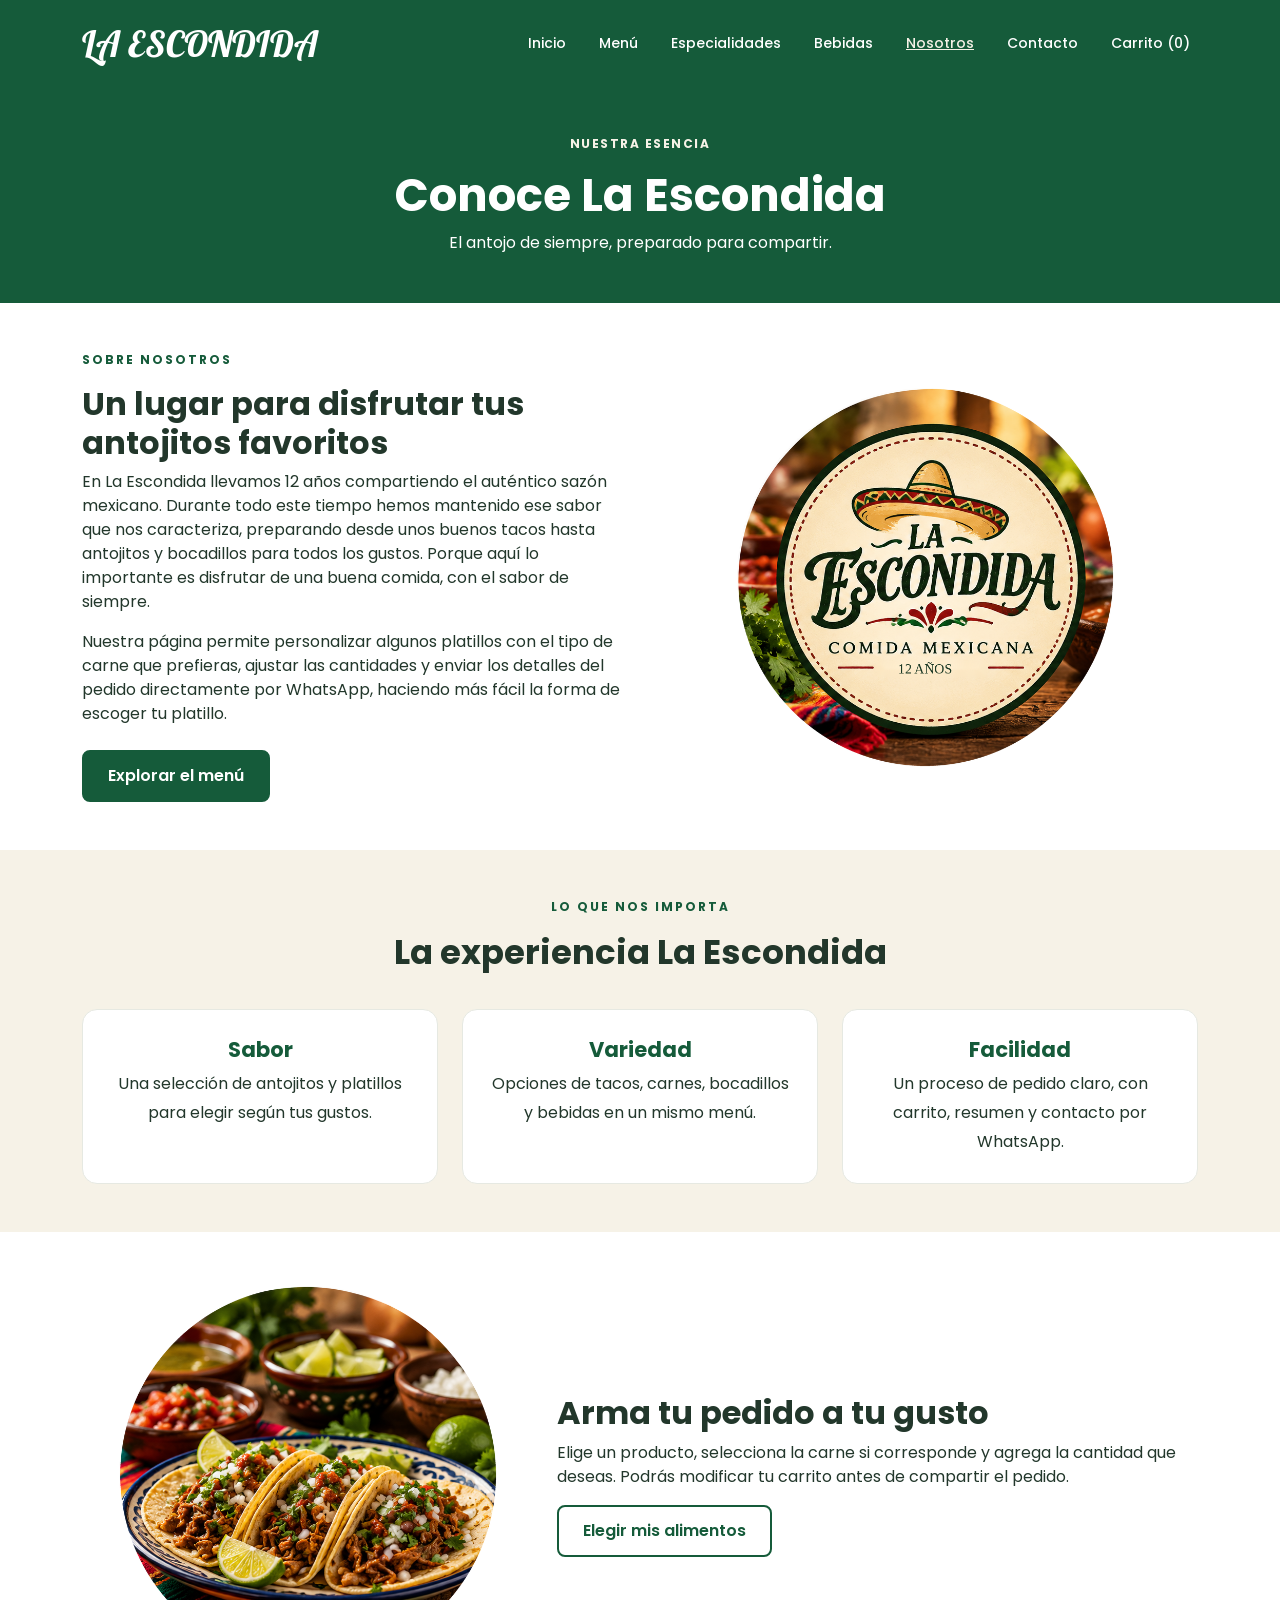
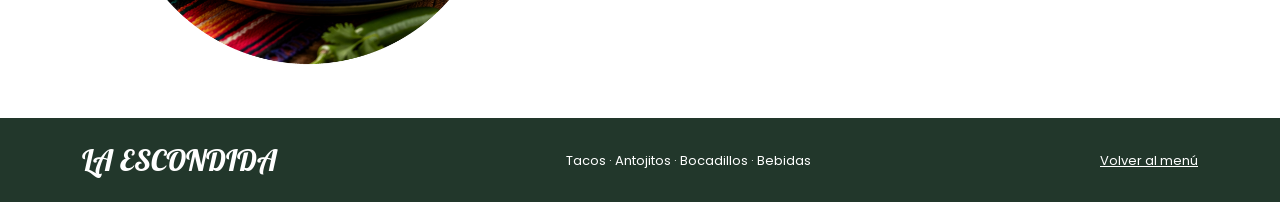
<file: nosotros.html>
<!DOCTYPE html>
<html lang="es">
<head>
    <meta charset="UTF-8">
    <meta name="viewport" content="width=device-width, initial-scale=1.0">
    <meta name="description" content="Conoce La Escondida, nuestra propuesta de tacos, antojitos y bocadillos.">
    <title>La Escondida | Nosotros</title>

    <link rel="stylesheet" href="vendor/bootstrap/bootstrap.min.css">
    <link href="https://fonts.googleapis.com/css2?family=Lobster&family=Poppins:wght@400;500;600;700;800&display=swap" rel="stylesheet">
    <link rel="stylesheet" href="style.css">
</head>
<body>

    <header class="sticky-top">
        <nav class="navbar navbar-expand-lg barra">
            <div class="container">

                <a class="navbar-brand marca" href="index.html">
                    LA ESCONDIDA
                </a>
                <a class="carrito-movil d-lg-none" href="carrito.html">
                    Carrito (<span class="contador-carrito">0</span>)
                </a>

                <button class="navbar-toggler" type="button"
                    data-bs-toggle="collapse"
                    data-bs-target="#menuNavegacion"
                    aria-controls="menuNavegacion"
                    aria-expanded="false"
                    aria-label="Abrir menú de navegación">
                    <span class="navbar-toggler-icon"></span>
                </button>

                <div class="collapse navbar-collapse" id="menuNavegacion">
                    <ul class="navbar-nav ms-auto align-items-lg-center">

                        <li class="nav-item"><a class="nav-link" href="index.html">Inicio</a></li>
                        <li class="nav-item"><a class="nav-link" href="menu.html">Menú</a></li>
                        <li class="nav-item"><a class="nav-link" href="index.html#variedad">Especialidades</a></li>
                        <li class="nav-item"><a class="nav-link" href="menu.html#bebidas">Bebidas</a></li>
                        <li class="nav-item"><a class="nav-link activo" href="nosotros.html" aria-current="page">Nosotros</a></li>
                        <li class="nav-item"><a class="nav-link" href="contacto.html">Contacto</a></li>
                        <li class="nav-item"><a class="nav-link" href="carrito.html">Carrito (<span class="contador-carrito">0</span>)</a></li>

                    </ul>
                </div>
            </div>
        </nav>
    </header>

    <main>

        <section class="encabezado-menu py-5">
            <div class="container text-center">
                <p class="etiqueta-clara">NUESTRA ESENCIA</p>
                <h1>Conoce La Escondida</h1>
                <p>El antojo de siempre, preparado para compartir.</p>
            </div>
        </section>

        
        <section class="seccion-blanca py-5">
            <div class="container">

                <div class="d-lg-none text-center mb-4">
                    <p class="etiqueta">SOBRE NOSOTROS</p>

                    <h2>
                        Un lugar para disfrutar tus
                        antojitos favoritos
                    </h2>
                </div>

                <div class="row align-items-center g-4">

                    <div class="col-lg-6 order-2 order-lg-1 text-center text-lg-start">

                        <p class="etiqueta d-none d-lg-block">
                            SOBRE NOSOTROS
                        </p>

                        <h2 class="d-none d-lg-block">
                            Un lugar para disfrutar tus
                            antojitos favoritos
                        </h2>

                        <p>
                            En La Escondida llevamos 12 años compartiendo el auténtico
                            sazón mexicano. Durante todo este tiempo hemos mantenido
                            ese sabor que nos caracteriza, preparando desde unos buenos
                            tacos hasta antojitos y bocadillos para todos los gustos.
                            Porque aquí lo importante es disfrutar de una buena comida,
                            con el sabor de siempre.
                        </p>

                        <p>
                            Nuestra página permite personalizar
                            algunos platillos con el tipo de carne
                            que prefieras, ajustar las cantidades
                            y enviar los detalles del pedido
                            directamente por WhatsApp, haciendo más
                            fácil la forma de escoger tu platillo.
                        </p>

                        <a href="menu.html" class="btn boton-verde mt-2">
                            Explorar el menú
                        </a>

                    </div>

                    <div class="col-lg-6 order-1 order-lg-2 text-center">

                        <img src="imagenes/10_logo_la_escondida_nosotros.png"
                            class="img-fluid imagen-nosotros"
                            alt="Logotipo de La Escondida, comida mexicana con 12 años de tradición">

                     </div>

                 </div>
             </div>
        </section>


        <section class="seccion-crema py-5">
            <div class="container">

                <div class="encabezado-seccion text-center">
                    <p class="etiqueta">LO QUE NOS IMPORTA</p>
                    <h2>La experiencia La Escondida</h2>
                </div>

                <div class="row g-4">

                    <article class="col-md-4">
                        <div class="tarjeta-valor">
                            <h3>Sabor</h3>
                            <p>
                                Una selección de antojitos y platillos
                                para elegir según tus gustos.
                            </p>
                        </div>
                    </article>

                    <article class="col-md-4">
                        <div class="tarjeta-valor">
                            <h3>Variedad</h3>
                            <p>
                                Opciones de tacos, carnes, bocadillos
                                y bebidas en un mismo menú.
                            </p>
                        </div>
                    </article>

                    <article class="col-md-4">
                        <div class="tarjeta-valor">
                            <h3>Facilidad</h3>
                            <p>
                                Un proceso de pedido claro,
                                con carrito, resumen y contacto
                                por WhatsApp.
                            </p>
                        </div>
                    </article>

                </div>
            </div>
        </section>

        <section class="seccion-blanca py-5">
            <div class="container">
                
                <div class="row align-items-center g-4">

                    <div class="col-lg-5">
                        
                        <img src="imagenes/11_tacos_mexicanos_nosotros.png"
                            class="img-fluid imagen-nosotros"
                            alt="Tacos mexicanos acompañados de salsa, cilantro y limón"
                            loading="lazy">

                    </div>

                    <div class="col-lg-7">
                        <h2>Arma tu pedido a tu gusto</h2>

                        <p>
                            Elige un producto, selecciona la carne
                            si corresponde y agrega la cantidad
                            que deseas. Podrás modificar tu carrito
                            antes de compartir el pedido.
                        </p>

                        <a class="btn boton-contorno" href="menu.html">
                            Elegir mis alimentos
                        </a>
                    </div>

                </div>
            </div>
        </section>

    </main>

    <footer class="pie-pagina py-4">
        <div class="container d-flex flex-column flex-md-row justify-content-between align-items-center gap-2">
            <p class="m-0 nombre-footer">LA ESCONDIDA</p>
            <p class="m-0">Tacos · Antojitos · Bocadillos · Bebidas</p>
            <a href="menu.html">Volver al menú</a>
        </div>
    </footer>

    <script src="vendor/bootstrap/bootstrap.bundle.min.js"></script>
    <script src="function.js"></script>

</body>
</html>
</file>
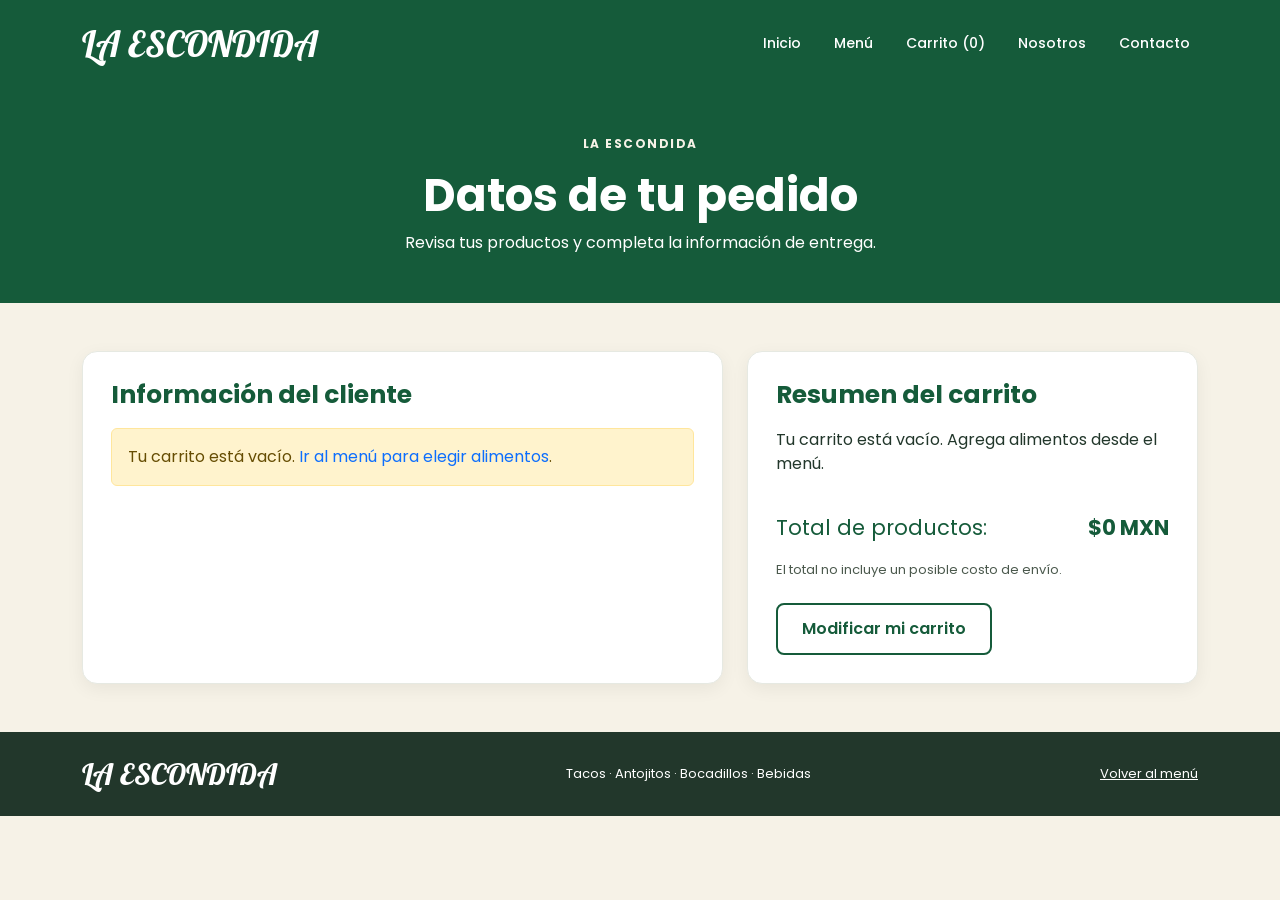
<file: pedido.html>
<!DOCTYPE html>
<html lang="es">
<head>
    <meta charset="UTF-8">
    <meta name="viewport" content="width=device-width, initial-scale=1.0">
    <meta name="description" content="Revisa y prepara los datos de tu pedido en La Escondida.">
    <title>La Escondida | Mi pedido</title>

    <link rel="stylesheet" href="vendor/bootstrap/bootstrap.min.css">
    <link href="https://fonts.googleapis.com/css2?family=Lobster&family=Poppins:wght@400;500;600;700;800&display=swap" rel="stylesheet">
    <link rel="stylesheet" href="style.css">
</head>
<body>

    <header class="sticky-top">
        <nav class="navbar navbar-expand-lg barra">
            <div class="container">
                <a class="navbar-brand marca" href="index.html">LA ESCONDIDA</a>
                <button class="navbar-toggler" type="button" data-bs-toggle="collapse"
                    data-bs-target="#menuNavegacion" aria-controls="menuNavegacion"
                    aria-expanded="false" aria-label="Abrir menú de navegación">
                    <span class="navbar-toggler-icon"></span>
                </button>
                <div class="collapse navbar-collapse" id="menuNavegacion">
                    <ul class="navbar-nav ms-auto align-items-lg-center">
                        <li class="nav-item"><a class="nav-link" href="index.html">Inicio</a></li>
                        <li class="nav-item"><a class="nav-link" href="menu.html">Menú</a></li>
                        <li class="nav-item"><a class="nav-link" href="carrito.html">Carrito (<span class="contador-carrito">0</span>)</a></li>
                        <li class="nav-item"><a class="nav-link" href="nosotros.html">Nosotros</a></li>
                        <li class="nav-item"><a class="nav-link" href="contacto.html">Contacto</a></li>
                    </ul>
                </div>
            </div>
        </nav>
    </header>

    <main>
        <section class="encabezado-menu py-5">
            <div class="container text-center">
                <p class="etiqueta-clara">LA ESCONDIDA</p>
                <h1>Datos de tu pedido</h1>
                <p>Revisa tus productos y completa la información de entrega.</p>
            </div>
        </section>

        <section class="py-5 seccion-pedido">
            <div class="container">
                <div class="row g-4">
                    <div class="col-lg-7">
                        <div class="caja-pedido">
                            <h2>Información del cliente</h2>
                            <div id="pedido-vacio" class="alert alert-warning d-none" role="status">
                                Tu carrito está vacío. <a href="menu.html">Ir al menú para elegir alimentos</a>.
                            </div>
                            <p class="texto-ayuda" id="ayuda-formulario">Los campos marcados con * son obligatorios.</p>

                            <form id="formulario-pedido" class="d-none" novalidate>
                                <div class="row g-3">
                                    <div class="col-md-6">
                                        <label for="nombre-cliente" class="form-label">Nombre completo *</label>
                                        <input type="text" class="form-control" id="nombre-cliente"
                                            name="nombre" minlength="3" maxlength="80" autocomplete="name" required>
                                        <small class="error-dato" id="error-nombre-cliente"></small>
                                    </div>

                                    <div class="col-md-6">
                                        <label for="telefono-cliente" class="form-label">Teléfono (10 dígitos) *</label>
                                        <input type="tel" class="form-control" id="telefono-cliente"
                                            name="telefono" inputmode="numeric" pattern="[0-9]{10}"
                                            minlength="10" maxlength="10" autocomplete="tel" required>
                                        <small class="error-dato" id="error-telefono-cliente"></small>
                                    </div>

                                    <div class="col-12">
                                        <label for="tipo-entrega" class="form-label">¿Cómo recibirás tu pedido? *</label>
                                        <select class="form-select" id="tipo-entrega" name="entrega" required>
                                            <option value="">Selecciona una opción</option>
                                            <option value="recoger">Recoger en el negocio</option>
                                            <option value="domicilio">Entrega a domicilio</option>
                                        </select>
                                        <small class="error-dato" id="error-tipo-entrega"></small>
                                    </div>

                                    <div class="col-12 d-none" id="grupo-direccion">
                                        <label for="direccion-cliente" class="form-label">Dirección de entrega *</label>
                                        <input type="text" class="form-control" id="direccion-cliente"
                                            name="direccion" minlength="8" maxlength="150"
                                            autocomplete="street-address">
                                        <small class="error-dato" id="error-direccion-cliente"></small>
                                    </div>

                                    <div class="col-12">
                                        <label for="indicaciones-pedido" class="form-label">Indicaciones adicionales</label>
                                        <textarea class="form-control" id="indicaciones-pedido" name="indicaciones"
                                            rows="3" maxlength="250"
                                            placeholder="Ejemplo: sin cebolla o salsa aparte"></textarea>
                                    </div>

                                    <div class="col-12">
                                        <div class="form-check">
                                            <input type="checkbox" class="form-check-input" id="confirmar-productos" required>
                                            <label class="form-check-label" for="confirmar-productos">
                                                He revisado los productos y precios de mi carrito. *
                                            </label>
                                        </div>
                                        <small class="error-dato" id="error-confirmar-productos"></small>
                                    </div>
                                </div>

                                <p class="mensaje-validacion mt-3" id="mensaje-validacion" role="alert" aria-live="polite"></p>
                                <button class="btn boton-verde mt-2" type="submit" id="revisar-pedido">
                                    Revisar datos del pedido
                                </button>
                            </form>

                            <div class="confirmacion-pedido d-none mt-4" id="confirmacion-pedido" role="status" aria-live="polite">
                                <h3>Resumen de tus datos</h3>
                                <p id="datos-confirmados" class="mb-2"></p>
                                <p class="mb-3">Revisa que la información sea correcta antes de enviarla.</p>
                                <a id="enviar-whatsapp" class="btn boton-verde" target="_blank" rel="noopener noreferrer">
                                    Enviar pedido por WhatsApp
                                </a>
                                <p class="texto-ayuda mt-3 mb-0">Se abrirá WhatsApp con el mensaje preparado. Debes presionar Enviar dentro de WhatsApp para compartir tu pedido. La disponibilidad y el costo de entrega se confirman con el negocio.</p>
                            </div>
                        </div>
                    </div>

                    <div class="col-lg-5">
                        <aside class="caja-pedido" aria-label="Resumen de productos">
                            <h2>Resumen del carrito</h2>
                            <p id="aviso-resumen" role="status" aria-live="polite"></p>
                            <div id="resumen-productos"></div>
                            <div class="total-carrito d-flex justify-content-between align-items-center gap-2">
                                <span>Total de productos:</span>
                                <strong id="total-pedido">$0 MXN</strong>
                            </div>
                            <p class="texto-ayuda mt-3">El total no incluye un posible costo de envío.</p>
                            <a class="btn boton-contorno mt-2" href="carrito.html">Modificar mi carrito</a>
                        </aside>
                    </div>
                </div>
            </div>
        </section>
    </main>

    <footer class="pie-pagina py-4">
        <div class="container d-flex flex-column flex-md-row justify-content-between align-items-center gap-2">
            <p class="m-0 nombre-footer">LA ESCONDIDA</p>
            <p class="m-0">Tacos · Antojitos · Bocadillos · Bebidas</p>
            <a href="menu.html">Volver al menú</a>
        </div>
    </footer>

    <script src="vendor/bootstrap/bootstrap.bundle.min.js"></script>
    <script src="function.js"></script>
</body>
</html>
</file>
<file: style.css>
/* ESTILOS GENERALES */
body {
    --verde: #155B3A;
    --verde-oscuro: #22372B;
    --crema: #F6F2E7;
    --blanco: #FFFFFF;
    margin: 0;
    background-color: var(--crema);
    color: var(--verde-oscuro);
    font-family: 'Poppins', Arial, sans-serif;
}
html {
    scroll-behavior: smooth;
}
h1, h2, h3 {
    font-weight: 700;
}
a {
    text-decoration: none;
}
.seccion-blanca {
    background-color: var(--blanco);
}
.seccion-crema {
    background-color: var(--crema);
}

/* NAVEGACION Y CARRITO MOVIL */
.barra {
    background-color: var(--verde);
    padding: 17px 0;
}
.marca {
    color: var(--blanco);
    font-family: 'Lobster', cursive;
    font-size: 36px;
    font-weight: 400;
    letter-spacing: 0;
    line-height: 1.2;
    text-transform: none;
}
.marca:hover,
.marca:focus {
    color: var(--crema);
}
.barra .nav-link {
    color: var(--blanco);
    font-size: 14px;
    margin-left: 17px;
    font-weight: 500;
}
.barra .nav-link:hover,
.barra .nav-link:focus,
.barra .nav-link.activo {
    color: var(--crema);
    text-decoration: underline;
}
.navbar-toggler {
    border: 1px solid var(--crema);
    background-color: var(--crema);
}
.sticky-top {
    z-index: 1030;
}
section[id] {
    scroll-margin-top: 85px;
}
.carrito-movil {
    display: inline-flex;
    align-items: center;
    justify-content: center;
    padding: 9px 11px;
    border-radius: 8px;
    background: var(--crema);
    color: var(--verde);
    border: 1px solid var(--crema);
    font-size: 12px;
    font-weight: 700;
    white-space: nowrap;
}
.carrito-movil:hover, .carrito-movil:focus-visible {
    background: var(--blanco);
    color: var(--verde-oscuro);
}

/* BOTONES Y ETIQUETAS */
.etiqueta {
    color: var(--verde);
    font-size: 12px;
    font-weight: 700;
    letter-spacing: 2px;
    margin-bottom: 16px;
}
.boton-verde {
    background-color: var(--verde);
    border: 2px solid var(--verde);
    color: var(--blanco);
    padding: 12px 24px;
    font-weight: 600;
    border-radius: 8px;
}
.boton-verde:hover,
.boton-verde:focus {
    background-color: var(--verde-oscuro);
    border-color: var(--verde-oscuro);
    color: var(--blanco);
}
.boton-contorno {
    background-color: transparent;
    border: 2px solid var(--verde);
    color: var(--verde);
    padding: 12px 24px;
    font-weight: 600;
    border-radius: 8px;
}
.boton-contorno:hover,
.boton-contorno:focus {
    background-color: var(--verde);
    color: var(--blanco);
}

/* TITULOS Y SECCIONES */
.encabezado-seccion {
    margin-bottom: 36px;
}
.encabezado-seccion h2 {
    color: var(--verde-oscuro);
    font-size: 34px;
    margin-bottom: 12px;
}
.encabezado-seccion p:last-child {
    font-size: 15px;
    margin-bottom: 0;
}
.seccion-verde {
    background-color: var(--verde);
    color: var(--blanco);
}
.etiqueta-clara {
    color: var(--crema);
    font-size: 12px;
    font-weight: 700;
    letter-spacing: 1.5px;
}
.seccion-verde h2 {
    font-size: 36px;
    line-height: 1.3;
    margin-bottom: 15px;
}
.seccion-verde p:last-child {
    line-height: 1.8;
}
.cuadro-categoria {
    height: 100%;
    background-color: var(--blanco);
    color: var(--verde);
    padding: 27px 18px;
    border-radius: 12px;
    font-size: 16px;
    font-weight: 700;
    text-align: center;
}
a.cuadro-categoria {
    display: block;
}
a.cuadro-categoria:hover,
a.cuadro-categoria:focus {
    background-color: var(--crema);
    color: var(--verde);
}

/* PORTADA DE INICIO */
.hero-inicio {
    position: relative;
    min-height: 690px;
    display: flex;
    align-items: center;
    justify-content: center;
    background-image: url("imagenes/01_tacos.jpg");
    background-size: cover;
    background-position: center;
    background-repeat: no-repeat;
    overflow: hidden;
}
.hero-capa {
    position: absolute;
    inset: 0;
    background: rgba(0, 0, 0, 0.45);
}
.hero-contenido {
    position: relative;
    z-index: 2;
}
.hero-texto {
    max-width: 820px;
    margin: 0 auto;
    color: #ffffff;
    padding: 80px 20px;
}
.hero-texto .etiqueta {
    color: #d8f0e2;
    margin-bottom: 18px;
}
.hero-texto h1 {
    font-size: clamp(2.6rem, 5vw, 5rem);
    line-height: 1.05;
    font-weight: 800;
    margin-bottom: 24px;
    color: #ffffff;
}
.hero-descripcion {
    font-size: 1.2rem;
    line-height: 1.9;
    max-width: 760px;
    margin: 0 auto 30px auto;
    color: #f3f3f3;
}
.hero-botones {
    display: flex;
    justify-content: center;
    flex-wrap: wrap;
    gap: 16px;
    margin-bottom: 26px;
}
.boton-contorno-claro {
    border: 2px solid #ffffff;
    color: #ffffff;
    background-color: transparent;
}
.boton-contorno-claro:hover,
.boton-contorno-claro:focus {
    background-color: #ffffff;
    color: var(--verde);
}
.hero-categorias {
    margin: 0;
    font-weight: 600;
    color: #d8f0e2;
}

/* TARJETAS DE INICIO Y ESPECIALIDADES */
.tarjeta-comida {
    height: 100%;
    background-color: var(--blanco);
    border: 1px solid #E6E9E2;
    border-radius: 16px;
    overflow: hidden;
    box-shadow: 0 5px 18px rgba(0, 0, 0, 0.06);
}
.foto-comida {
    display: block;
    width: 100%;
    height: auto;
    background-color: #080808;
}
.informacion-comida {
    padding: 22px;
}
.categoria-comida {
    color: var(--verde);
    font-size: 11px;
    font-weight: 700;
    letter-spacing: 1.5px;
    margin-bottom: 8px;
}
.informacion-comida h3 {
    font-size: 21px;
    margin-bottom: 10px;
}
.detalle-comida {
    font-size: 13px;
    line-height: 1.7;
    margin-bottom: 16px;
}
.tarjeta-pequena {
    height: 100%;
    background-color: var(--blanco);
    border-radius: 14px;
    overflow: hidden;
    border: 1px solid #E6E9E2;
}
.foto-pequena {
    display: block;
    width: 100%;
    height: auto;
    background-color: #080808;
}
.tarjeta-pequena h3 {
    font-size: 18px;
    padding: 17px 20px;
    margin: 0;
}
.tarjeta-comida, .tarjeta-pequena, .tarjeta-valor,
.seccion-menu .tarjeta-menu, .seccion-menu .tarjeta-tacos,
.seccion-menu .tarjeta-texto, .seccion-menu .titulo-menu {
    text-align: center;
}
.foto-comida, .foto-pequena,
.seccion-menu .tarjeta-menu > .imagen-menu {
    display: block;
    width: 100%;
    aspect-ratio: 16 / 10;
    object-fit: cover;
    object-position: center;
}

/* MENU: ENCABEZADO Y CATEGORIAS */
.encabezado-menu {
    background-color: var(--verde);
    color: var(--blanco);
}
.encabezado-menu h1 {
    font-size: 45px;
}
.encabezado-menu p:last-child {
    margin-bottom: 0;
}
.navegacion-categorias {
    background-color: var(--blanco);
}
.enlace-categoria {
    display: inline-block;
    color: var(--verde);
    border: 2px solid var(--verde);
    border-radius: 30px;
    padding: 9px 20px;
    font-weight: 600;
    font-size: 14px;
}
.enlace-categoria:hover,
.enlace-categoria:focus {
    background-color: var(--verde);
    color: var(--blanco);
}
.seccion-menu {
    background-color: var(--crema);
}
.seccion-menu.seccion-blanca {
    background-color: var(--blanco);
}
.titulo-menu h2 {
    color: var(--verde);
    font-size: 32px;
}

/* MENU: TARJETAS, IMAGENES Y PRECIOS */
.tarjeta-menu,
.tarjeta-tacos,
.tarjeta-texto {
    background-color: var(--blanco);
    border: 1px solid #E6E9E2;
    border-radius: 15px;
    overflow: hidden;
    box-shadow: 0 5px 18px rgba(0, 0, 0, 0.06);
}
.tarjeta-menu {
    height: 100%;
}
.imagen-menu {
    display: block;
    width: 100%;
    height: auto;
    background-color: #080808;
}
.contenido-menu,
.contenido-tacos,
.tarjeta-texto {
    padding: 23px;
}
.contenido-menu h3,
.contenido-tacos h3,
.tarjeta-texto h3 {
    color: var(--verde-oscuro);
    font-size: 21px;
    margin-bottom: 17px;
}
.tarjeta-texto p {
    font-size: 14px;
}
.linea-precio {
    display: flex;
    flex-wrap: wrap;
    justify-content: space-between;
    align-items: baseline;
    gap: 8px;
    border-bottom: 1px solid #E6E9E2;
    padding: 10px 0;
    font-size: 14px;
}
.linea-precio:last-child {
    border-bottom: none;
}
.linea-precio strong {
    color: var(--verde);
    font-size: 16px;
}
.seccion-menu .row.g-4 {
    
    justify-content: space-evenly;
    align-items: stretch;
}
.seccion-menu .row.g-4 > article {
    display: flex;
}
.seccion-menu .row.g-4 > article > .tarjeta-menu {
    width: 100%;
}
.seccion-menu .tarjeta-menu {
    display: flex;
    flex-direction: column;
    height: 100%;
}
.seccion-menu .contenido-menu {
    flex: 1;
}
.seccion-menu .tarjeta-tacos .imagen-menu {
    display: block;
    width: 100%;
    height: 100%;
    min-height: 280px;
    max-height: 450px;
    object-fit: cover;
}
.seccion-menu .linea-precio {
    flex-direction: column;
    align-items: center;
    justify-content: center;
    text-align: center;
    gap: 10px;
    padding: 14px 0;
}
.seccion-menu .linea-precio > span {
    display: block;
    width: 100%;
}
.seccion-menu .linea-carne .etiqueta-carne {
    text-align: center;
}
.seccion-menu .precio-y-boton,
.seccion-menu .linea-carne .precio-y-boton {
    justify-content: center;
    align-items: center;
    gap: 9px;
}
.seccion-menu .precio-y-boton strong {
    min-width: 55px;
    text-align: center;
}
.seccion-menu .tarjeta-texto {
    max-width: 820px;
    margin-inline: auto;
}

/* MENU: BOTONES, CANTIDADES Y CARNES */
.precio-y-boton {
    display: flex;
    align-items: center;
    flex-wrap: wrap;
    justify-content: flex-end;
    gap: 12px;
}
.btn-agregar {
    background-color: var(--verde);
    color: var(--blanco);
    border: none;
    border-radius: 7px;
    padding: 7px 11px;
    font-size: 12px;
    font-weight: 600;
    cursor: pointer;
}
.btn-agregar:hover,
.btn-agregar:focus {
    background-color: var(--verde-oscuro);
}
.cantidad-producto {
    width: 62px;
    padding: 6px;
    border: 1px solid #A7B7AA;
    border-radius: 6px;
    color: var(--verde-oscuro);
    background-color: var(--blanco);
    text-align: center;
}
.cantidad-producto:focus {
    outline: 2px solid var(--verde);
    outline-offset: 2px;
}
.mensaje-agregado {
    min-height: 0;
    margin: 0;
    color: var(--verde);
    text-align: center;
    font-weight: 600;
}
.mensaje-agregado:not(:empty) {
    padding: 12px;
    background-color: var(--crema);
}
.linea-carne {
    display: block;
}
.etiqueta-carne {
    display: block;
    font-size: 13px;
    font-weight: 600;
    margin-bottom: 10px;
}
.linea-carne .precio-y-boton {
    justify-content: flex-start;
    gap: 9px;
}
.tipo-carne {
    width: 160px;
    max-width: 100%;
    padding: 7px;
    background-color: var(--blanco);
    color: var(--verde-oscuro);
    border: 1px solid #A7B7AA;
    border-radius: 6px;
    font-family: inherit;
    font-size: 13px;
}
.tipo-carne:focus {
    outline: 2px solid var(--verde);
    outline-offset: 2px;
}
.tipo-carne.campo-invalido {
    border: 2px solid #B42318;
}

/* CARRITO DE COMPRAS */
.enlace-carrito {
    background-color: var(--verde);
    color: var(--blanco);
}
.seccion-carrito {
    background-color: var(--crema);
}
.caja-carrito {
    background-color: var(--blanco);
    border-radius: 15px;
    padding: 30px;
    box-shadow: 0 5px 18px rgba(0,0,0,0.07);
}
.caja-carrito h2 {
    color: var(--verde);
    margin-bottom: 0;
    font-size: 30px;
}
.btn-vaciar {
    background-color: var(--blanco);
    border: 2px solid var(--verde);
    color: var(--verde);
    border-radius: 7px;
    padding: 8px 15px;
    font-weight: 600;
}
.btn-vaciar:hover,
.btn-vaciar:focus {
    background-color: var(--verde);
    color: var(--blanco);
}
.producto-carrito {
    border-bottom: 1px solid #E6E9E2;
    padding: 16px 0;
    display: flex;
    justify-content: space-between;
    align-items: center;
    flex-wrap: wrap;
    gap: 15px;
}
.producto-carrito strong {
    display: block;
    color: var(--verde-oscuro);
    margin-bottom: 5px;
}
.controles-carrito {
    display: flex;
    align-items: center;
    flex-wrap: wrap;
    gap: 9px;
}
.controles-carrito button {
    border: 1px solid var(--verde);
    border-radius: 6px;
    background-color: var(--blanco);
    color: var(--verde);
    padding: 5px 10px;
    font-weight: 600;
}
.controles-carrito button:hover {
    background-color: var(--verde);
    color: var(--blanco);
}
.total-carrito {
    padding-top: 20px;
    font-size: 21px;
    color: var(--verde);
}
.btn-vaciar:disabled {
    opacity: 0.5;
    cursor: not-allowed;
}

/* FORMULARIO DE PEDIDOS Y VALIDACIONES */
.seccion-pedido {
    background-color: var(--crema);
}
.caja-pedido {
    background-color: var(--blanco);
    border: 1px solid #E6E9E2;
    border-radius: 15px;
    padding: 28px;
    height: 100%;
    box-shadow: 0 5px 18px rgba(0, 0, 0, 0.06);
}
.caja-pedido h2 {
    color: var(--verde);
    font-size: 25px;
    margin-bottom: 18px;
}
.caja-pedido .form-label {
    font-weight: 600;
    font-size: 14px;
}
.caja-pedido .form-control:focus,
.caja-pedido .form-select:focus {
    border-color: var(--verde);
    box-shadow: 0 0 0 2px #155B3A33;
}
.caja-pedido .campo-invalido {
    border: 2px solid #B42318;
}
.error-dato {
    display: block;
    color: #B42318;
    font-size: 12px;
    margin-top: 4px;
}
.mensaje-validacion {
    color: #B42318;
    font-size: 13px;
    font-weight: 600;
}
.texto-ayuda {
    color: #4B594D;
    font-size: 13px;
}
.linea-resumen {
    display: flex;
    justify-content: space-between;
    gap: 15px;
    border-bottom: 1px solid #E6E9E2;
    padding: 12px 0;
    font-size: 14px;
}
.linea-resumen strong {
    color: var(--verde);
    white-space: nowrap;
}
.confirmacion-pedido {
    background-color: var(--crema);
    border-left: 4px solid var(--verde);
    padding: 20px;
    border-radius: 8px;
    overflow-wrap: anywhere;
}
.confirmacion-pedido h3 {
    color: var(--verde);
    font-size: 19px;
}

/* PAGINA NOSOTROS */

/* IMAGENES CIRCULARES DE NOSOTROS */
.imagen-nosotros {
    display: block;
    width: 100%;
    max-width: 390px;
    aspect-ratio: 1 / 1;
    height: auto;
    border-radius: 50%;
    object-fit: cover;
    margin: 0 auto;
}
.tarjeta-valor {
    background-color: var(--blanco);
    border: 1px solid #E6E9E2;
    border-radius: 15px;
    padding: 27px;
    height: 100%;
}
.tarjeta-valor h3 {
    color: var(--verde);
    font-size: 21px;
}
.tarjeta-valor p {
    line-height: 1.8;
    margin-bottom: 0;
}

/* PAGINA CONTACTO */
.enlace-contacto {
    color: var(--verde);
    font-weight: 700;
    text-decoration: underline;
    overflow-wrap: anywhere;
}
.enlace-contacto:hover,
.enlace-contacto:focus {
    color: var(--verde-oscuro);
}

/* PIE DE PAGINA Y NOMBRE DE LA MARCA */
.pie-pagina {
    background-color: var(--verde-oscuro);
    color: var(--blanco);
    font-size: 13px;
}
.nombre-footer {
    font-family: 'Lobster', cursive;
    font-weight: 400;
    font-size: 30px;
    letter-spacing: 0;
    line-height: 1.2;
    text-transform: none;
}
.pie-pagina a {
    color: var(--blanco);
    text-decoration: underline;
}
.nombre-marca {
    font-family: 'Lobster', cursive;
    font-size: 1.2em;
    font-weight: 400;
    letter-spacing: 0;
    text-transform: none;
}

/* ANIMACIONES SUAVES DE PRODUCTOS */
.tarjeta-menu,
.tarjeta-tacos,
.tarjeta-texto,
.tarjeta-comida,
.tarjeta-pequena {
    animation: aparecerTarjeta 0.6s ease;
    transition: transform 0.3s ease, box-shadow 0.3s ease;
}
@keyframes aparecerTarjeta {
    from {
        opacity: 0;
        transform: translateY(15px);
    }
    to {
        opacity: 1;
        transform: translateY(0);
    }
}
.imagen-menu,
.foto-comida,
.foto-pequena {
    transition: transform 0.35s ease;
}

/* RESPONSIVE: TABLETAS Y CELULARES */
/* Menú desplegable y ajuste del encabezado */
@media (max-width: 991.98px) {
    .barra .container {
        gap: 7px;
    }

    .barra .marca {
        margin-right: auto;
        font-size: clamp(23px, 5.8vw, 32px);
    }

    .barra .navbar-toggler {
        padding: 6px 8px;
    }

    .barra .navbar-collapse {
        flex-basis: 100%;
    }

    .seccion-menu .tarjeta-tacos .imagen-menu {
        height: auto;
        min-height: 0;
        max-height: 360px;
        aspect-ratio: 16 / 10;
    }
}

@media (max-width: 991px) {
    .barra .nav-link {
        margin-left: 0;
        padding: 10px 0;
    }
}

/* Portada en pantallas medianas */
@media (max-width: 768px) {
    .hero-inicio {
        min-height: 560px;
    }

    .hero-texto {
        padding: 70px 14px;
    }

    .hero-descripcion {
        font-size: 1rem;
        line-height: 1.7;
    }
}

@media (max-width: 767px) {
    .hero-capa {
        background: rgba(0, 0, 0, 0.55);
    }

    .linea-resumen {
        flex-wrap: wrap;
        overflow-wrap: anywhere;
    }
}

@media (max-width: 575.98px) {
    .seccion-menu .tarjeta-menu {
        width: 100%;
        max-width: 470px;
        margin-inline: auto;
    }

    .seccion-menu .contenido-menu,
    .seccion-menu .contenido-tacos,
    .seccion-menu .tarjeta-texto {
        padding: 20px 16px;
    }

    .seccion-menu .tipo-carne {
        flex: 1 1 155px;
        max-width: 210px;
    }

    .seccion-menu .btn-agregar {
        min-height: 42px;
        padding: 9px 13px;
    }
}

/* Ajustes generales de celular */
@media (max-width: 575px) {
    .marca {
        font-size: 28px;
    }

    .encabezado-seccion h2,
    .seccion-verde h2 {
        font-size: 28px;
    }

    .encabezado-menu h1 {
        font-size: 34px;
    }

    .titulo-menu h2 {
        font-size: 28px;
    }

    .enlace-categoria {
        font-size: 13px;
        padding: 8px 13px;
    }

    .caja-carrito {
        padding: 18px;
    }

    .caja-carrito h2 {
        font-size: 25px;
    }

    .producto-carrito {
        align-items: flex-start;
        flex-direction: column;
    }

    .linea-precio {
        align-items: center;
    }

    .precio-y-boton {
        gap: 7px;
        justify-content: flex-start;
    }

    .cantidad-producto {
        width: 55px;
    }

    .caja-pedido {
        padding: 18px;
    }

    .caja-pedido h2 {
        font-size: 22px;
    }

    .hero-botones .btn {
        width: 100%;
        max-width: 320px;
    }

    .hero-texto h1 {
        line-height: 1.12;
    }

    .caja-pedido button[type="submit"],
    #enviar-whatsapp,
    #contacto-enviar {
        width: 100%;
        white-space: normal;
    }
}

/* Celulares muy pequeños */
@media (max-width: 360px) {
    .barra .marca {
        font-size: 23px;
    }

    .carrito-movil {
        padding: 7px 8px;
        font-size: 11px;
    }

    .barra .navbar-toggler {
        padding: 5px 6px;
    }
}


/* ANIMACIONES AL PASAR EL CURSOR */
@media (hover: hover) and (prefers-reduced-motion: no-preference) {
    .tarjeta-menu:hover,
    .tarjeta-tacos:hover,
    .tarjeta-texto:hover,
    .tarjeta-comida:hover,
    .tarjeta-pequena:hover {
        transform: translateY(-6px);
        box-shadow: 0 10px 25px rgba(0, 0, 0, 0.15);
    }

    .tarjeta-menu:hover .imagen-menu,
    .tarjeta-tacos:hover .imagen-menu,
    .tarjeta-comida:hover .foto-comida,
    .tarjeta-pequena:hover .foto-pequena {
        transform: scale(1.04);
    }
}

/* ANIMACIONES AL TOCAR EN CELULARES */
@media (hover: none) and (prefers-reduced-motion: no-preference) {
    .tarjeta-menu:active,
    .tarjeta-tacos:active,
    .tarjeta-texto:active,
    .tarjeta-comida:active,
    .tarjeta-pequena:active {
        transform: translateY(-4px);
        box-shadow: 0 10px 25px rgba(0, 0, 0, 0.15);
    }

    .tarjeta-menu:active .imagen-menu,
    .tarjeta-tacos:active .imagen-menu,
    .tarjeta-comida:active .foto-comida,
    .tarjeta-pequena:active .foto-pequena {
        transform: scale(1.04);
    }
}

/* ACCESIBILIDAD DE LAS ANIMACIONES */
@media (prefers-reduced-motion: reduce) {
    .tarjeta-menu,
    .tarjeta-tacos,
    .tarjeta-texto,
    .tarjeta-comida,
    .tarjeta-pequena,
    .imagen-nosotros {
        animation: none;
        transition: none;
    }

    .imagen-menu,
    .foto-comida,
    .foto-pequena {
        transition: none;
    }
}
</file>
